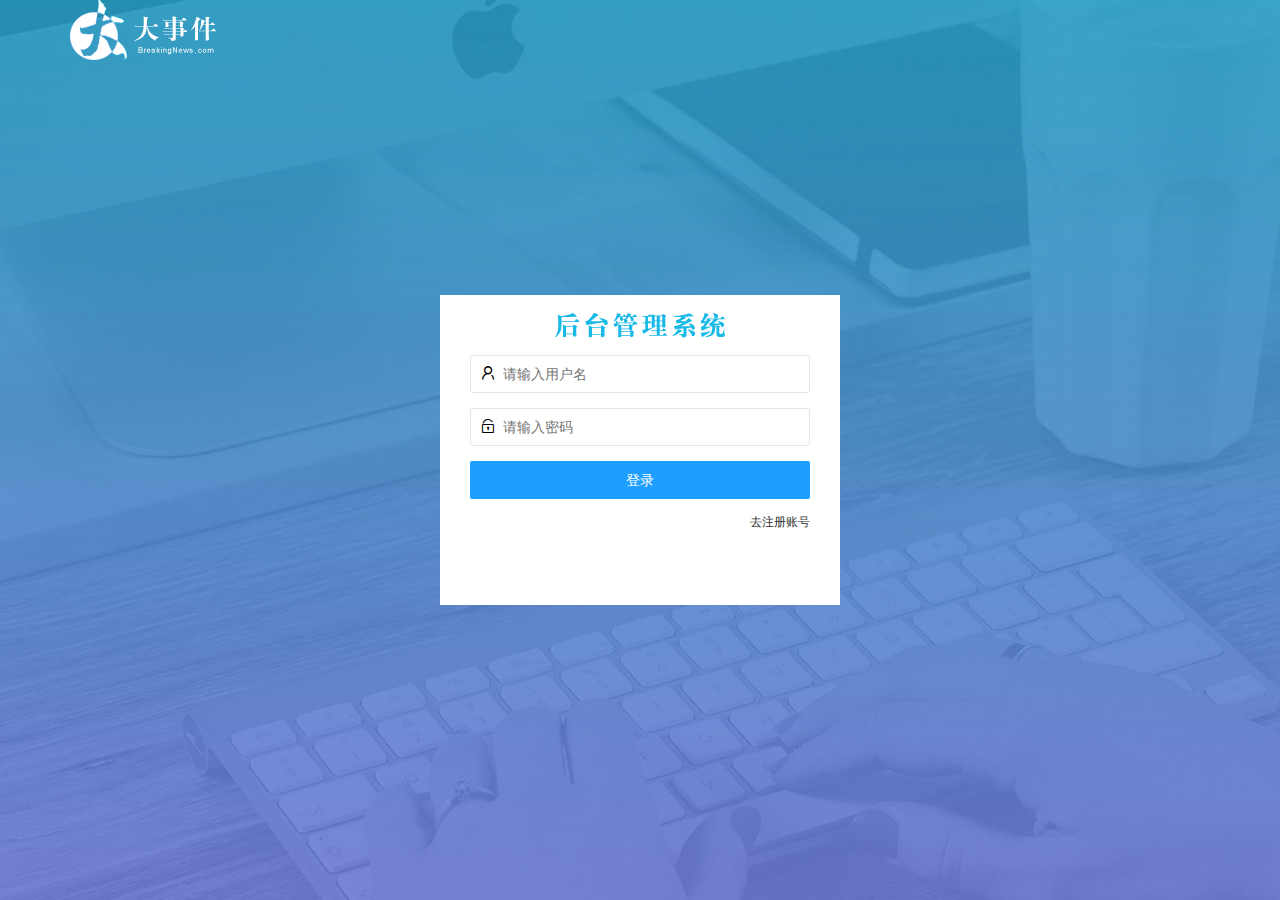
<file: login.html>
<!DOCTYPE html>
<html lang="en">

<head>
    <meta charset="UTF-8" />
    <meta name="viewport" content="width=device-width, initial-scale=1.0" />
    <title>大事件-登录/注册</title>
    <!-- 导入 LayUI 的样式 -->
    <link rel="stylesheet" href="/assets/lib/layui/css/layui.css" />
    <!-- 导入自己的样式表 -->
    <link rel="stylesheet" href="/assets/css/login.css" />
</head>

<body>
    <!-- 头部的 Logo 区域 -->
    <div class="layui-main">
        <img src="/assets/images/logo.png" alt="" />
    </div>

    <!-- 登录注册区域 -->
    <div class="loginAndRegBox">
        <div class="title-box"></div>
        <!-- 登录的div -->
        <div class="login-box">

            <form class="layui-form" id="form_login">
                <!-- 用户名 -->
                <div class="layui-form-item">
                    <i class="layui-icon layui-icon-username"></i>
                    <input type="text" name="username" required lay-verify="required" placeholder="请输入用户名"
                        autocomplete="off" class="layui-input" />
                </div>
                <!-- 密码 -->
                <div class="layui-form-item">
                    <i class="layui-icon layui-icon-password"></i>
                    <input type="password" name="password" required lay-verify="required|pwd" placeholder="请输入密码"
                        autocomplete="off" class="layui-input" />
                </div>
                <!-- 登录按钮 -->
                <div class="layui-form-item">
                    <!-- 注意：表单提交按钮和普通按钮的区别，就是 lay-submit 属性 -->
                    <button class="layui-btn layui-btn-fluid layui-btn-normal" lay-submit>登录</button>
                </div>
                <div class="layui-form-item links">
                    <a href="javascript:;" id="link_reg">去注册账号</a>
                </div>
            </form>

        </div>
        <!-- 注册的div -->
        <div class="reg-box">
            <!-- 注册的表单 -->
            <form class="layui-form" id="form_reg">
                <!-- 用户名 -->
                <div class="layui-form-item">
                    <i class="layui-icon layui-icon-username"></i>
                    <input type="text" name="username" required lay-verify="required" placeholder="请输入用户名"
                        autocomplete="off" class="layui-input" />
                </div>
                <!-- 密码 -->
                <div class="layui-form-item">
                    <i class="layui-icon layui-icon-password"></i>
                    <input type="password" name="password" required lay-verify="required|pwd" placeholder="请输入密码"
                        autocomplete="off" class="layui-input" />
                </div>
                <!-- 密码确认框 -->
                <div class="layui-form-item">
                    <i class="layui-icon layui-icon-password"></i>
                    <input type="password" name="repassword" required lay-verify="required|pwd|repwd"
                        placeholder="再次确认密码" autocomplete="off" class="layui-input" />
                </div>
                <!-- 注册按钮 -->
                <div class="layui-form-item">
                    <!-- 注意：表单提交按钮和普通按钮的区别，就是 lay-submit 属性 -->
                    <button class="layui-btn layui-btn-fluid layui-btn-normal" lay-submit>注册</button>
                </div>
                <div class="layui-form-item links">
                    <a href="javascript:;" id="link_login">去登录</a>
                </div>
            </form>
        </div>
    </div>

</body>

<!-- 导入 Layui 的JS文件 -->
<script src="/assets/lib/layui/layui.all.js"></script>
<!-- 导入 JQuery -->
<script src="/assets/lib/jquery.js"></script>
<!-- 导入自己封装的 baseAPI.js -->
<script src="/assets/js/baseAPI.js"></script>
<!-- 导入自己的 JavaScript 脚本 -->
<script src="/assets/js/login.js"></script>

</html>
</file>
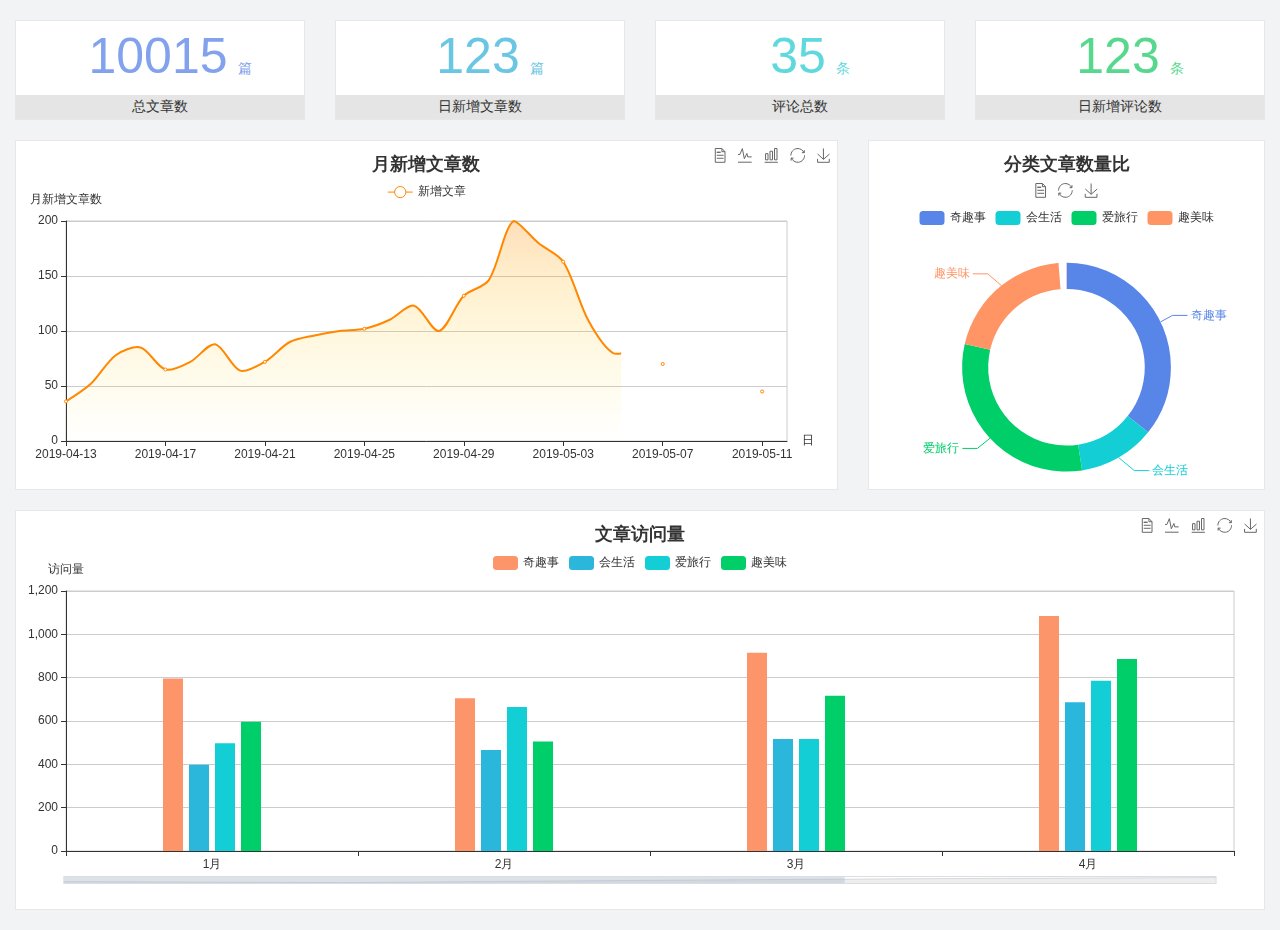
<file: home/dashboard.html>
<!DOCTYPE html>
<html lang="en">

<head>
  <meta charset="UTF-8">
  <meta name="viewport" content="width=device-width, initial-scale=1.0">
  <meta http-equiv="X-UA-Compatible" content="ie=edge">
  <title>图表统计</title>
  <link rel="stylesheet" href="../../assets/lib/bootstrap.css" />
  <link rel="stylesheet" href="../../assets/lib/main.css" />
  <script src="../../assets/lib/jquery.js"></script>
  <script type="text/javascript" src="../../assets/lib/echarts.min.js"></script>
</head>

<body>
  <div class="container-fluid">
    <div class="row spannel_list">
      <div class="col-sm-3 col-xs-6">
        <div class="spannel">
          <em>10015</em><span>篇</span>
          <b>总文章数</b>
        </div>
      </div>
      <div class="col-sm-3 col-xs-6">
        <div class="spannel scolor01">
          <em>123</em><span>篇</span>
          <b>日新增文章数</b>
        </div>
      </div>
      <div class="col-sm-3 col-xs-6">
        <div class="spannel scolor02">
          <em>35</em><span>条</span>
          <b>评论总数</b>
        </div>
      </div>
      <div class="col-sm-3 col-xs-6">
        <div class="spannel scolor03">
          <em>123</em><span>条</span>
          <b>日新增评论数</b>
        </div>
      </div>
    </div>
  </div>

  <div class="container-fluid">
    <div class="row curve-pie">
      <div class="col-lg-8 col-md-8">
        <div class="gragh_pannel" id="curve_show"></div>
      </div>
      <div class="col-lg-4 col-md-4">
        <div class="gragh_pannel" id="pie_show"></div>
      </div>
    </div>
  </div>

  <div class="container-fluid">
    <div class="column_pannel" id="column_show"></div>
  </div>

  <script>
    var oChart = echarts.init(document.getElementById('curve_show'));
    var aList_all = [
      { 'count': 36, 'date': '2019-04-13' },
      { 'count': 52, 'date': '2019-04-14' },
      { 'count': 78, 'date': '2019-04-15' },
      { 'count': 85, 'date': '2019-04-16' },
      { 'count': 65, 'date': '2019-04-17' },
      { 'count': 72, 'date': '2019-04-18' },
      { 'count': 88, 'date': '2019-04-19' },
      { 'count': 64, 'date': '2019-04-20' },
      { 'count': 72, 'date': '2019-04-21' },
      { 'count': 90, 'date': '2019-04-22' },
      { 'count': 96, 'date': '2019-04-23' },
      { 'count': 100, 'date': '2019-04-24' },
      { 'count': 102, 'date': '2019-04-25' },
      { 'count': 110, 'date': '2019-04-26' },
      { 'count': 123, 'date': '2019-04-27' },
      { 'count': 100, 'date': '2019-04-28' },
      { 'count': 132, 'date': '2019-04-29' },
      { 'count': 146, 'date': '2019-04-30' },
      { 'count': 200, 'date': '2019-05-01' },
      { 'count': 180, 'date': '2019-05-02' },
      { 'count': 163, 'date': '2019-05-03' },
      { 'count': 110, 'date': '2019-05-04' },
      { 'count': 80, 'date': '2019-05-05' },
      { 'count': 82, 'date': '2019-05-06' },
      { 'count': 70, 'date': '2019-05-07' },
      { 'count': 65, 'date': '2019-05-08' },
      { 'count': 54, 'date': '2019-05-09' },
      { 'count': 40, 'date': '2019-05-10' },
      { 'count': 45, 'date': '2019-05-11' },
      { 'count': 38, 'date': '2019-05-12' },
    ];

    let aCount = [];
    let aDate = [];

    for (var i = 0; i < aList_all.length; i++) {
      aCount.push(aList_all[i].count);
      aDate.push(aList_all[i].date);
    }

    var chartopt = {
      title: {
        text: '月新增文章数',
        left: 'center',
        top: '10'
      },
      tooltip: {
        trigger: 'axis'
      },
      legend: {
        data: ['新增文章'],
        top: '40'
      },
      toolbox: {
        show: true,
        feature: {
          mark: { show: true },
          dataView: { show: true, readOnly: false },
          magicType: { show: true, type: ['line', 'bar'] },
          restore: { show: true },
          saveAsImage: { show: true }
        }
      },
      calculable: true,
      xAxis: [
        {
          name: '日',
          type: 'category',
          boundaryGap: false,
          data: aDate
        }
      ],
      yAxis: [
        {
          name: '月新增文章数',
          type: 'value'
        }
      ],
      series: [
        {
          name: '新增文章',
          type: 'line',
          smooth: true,
          itemStyle: { normal: { areaStyle: { type: 'default' }, color: '#f80' }, lineStyle: { color: '#f80' } },
          data: aCount
        }],
      areaStyle: {
        normal: {
          color: new echarts.graphic.LinearGradient(0, 0, 0, 1, [{
            offset: 0,
            color: 'rgba(255,136,0,0.39)'
          }, {
            offset: .34,
            color: 'rgba(255,180,0,0.25)'
          }, {
            offset: 1,
            color: 'rgba(255,222,0,0.00)'
          }])

        }
      },
      grid: {
        show: true,
        x: 50,
        x2: 50,
        y: 80,
        height: 220
      }
    };

    oChart.setOption(chartopt);


    var oPie = echarts.init(document.getElementById('pie_show'));
    var oPieopt =
    {
      title: {
        top: 10,
        text: '分类文章数量比',
        x: 'center'
      },
      tooltip: {
        trigger: 'item',
        formatter: "{a} <br/>{b} : {c} ({d}%)"
      },
      color: ['#5885e8', '#13cfd5', '#00ce68', '#ff9565'],
      legend: {
        x: 'center',
        top: 65,
        data: ['奇趣事', '会生活', '爱旅行', '趣美味']
      },
      toolbox: {
        show: true,
        x: 'center',
        top: 35,
        feature: {
          mark: { show: true },
          dataView: { show: true, readOnly: false },
          magicType: {
            show: true,
            type: ['pie', 'funnel'],
            option: {
              funnel: {
                x: '25%',
                width: '50%',
                funnelAlign: 'left',
                max: 1548
              }
            }
          },
          restore: { show: true },
          saveAsImage: { show: true }
        }
      },
      calculable: true,
      series: [
        {
          name: '访问来源',
          type: 'pie',
          radius: ['45%', '60%'],
          center: ['50%', '65%'],
          data: [
            { value: 300, name: '奇趣事' },
            { value: 100, name: '会生活' },
            { value: 260, name: '爱旅行' },
            { value: 180, name: '趣美味' }
          ]
        }
      ]
    };
    oPie.setOption(oPieopt);



    var oColumn = this.echarts.init(document.getElementById('column_show'));
    var oColumnopt =
    {
      title: {
        text: '文章访问量',
        left: 'center',
        top: '10'
      },
      tooltip: {
        trigger: 'axis'
      },
      legend: {
        data: ['奇趣事', '会生活', '爱旅行', '趣美味'],
        top: '40'
      },
      toolbox: {
        show: true,
        feature: {
          mark: { show: true },
          dataView: { show: true, readOnly: false },
          magicType: { show: true, type: ['line', 'bar'] },
          restore: { show: true },
          saveAsImage: { show: true }
        }
      },
      calculable: true,
      xAxis: [
        {
          type: 'category',
          data: ['1月', '2月', '3月', '4月', '5月']
        }
      ],
      yAxis: [
        {
          name: '访问量',
          type: 'value'
        }
      ],
      series: [
        {
          name: '奇趣事',
          type: 'bar',
          barWidth: 20,
          itemStyle: {
            normal: { areaStyle: { type: 'default' }, color: '#fd956a' }
          },
          data: [800, 708, 920, 1090, 1200]
        },
        {
          name: '会生活',
          type: 'bar',
          barWidth: 20,
          itemStyle: {
            normal: { areaStyle: { type: 'default' }, color: '#2bb6db' }
          },
          data: [400, 468, 520, 690, 800]
        },
        {
          name: '爱旅行',
          type: 'bar',
          barWidth: 20,
          itemStyle: {
            normal: { areaStyle: { type: 'default' }, color: '#13cfd5' }
          },
          data: [500, 668, 520, 790, 900]
        },
        {
          name: '趣美味',
          type: 'bar',
          barWidth: 20,
          itemStyle: {
            normal: { areaStyle: { type: 'default' }, color: '#00ce68' }
          },
          data: [600, 508, 720, 890, 1000]
        }
      ],
      grid: {
        show: true,
        x: 50,
        x2: 30,
        y: 80,
        height: 260
      },
      dataZoom: [//给x轴设置滚动条
        {
          start: 0,//默认为0
          end: 100 - 1000 / 31,//默认为100
          type: 'slider',
          show: true,
          xAxisIndex: [0],
          handleSize: 0,//滑动条的 左右2个滑动条的大小
          height: 8,//组件高度
          left: 45, //左边的距离
          right: 50,//右边的距离
          bottom: 26,//右边的距离
          handleColor: '#ddd',//h滑动图标的颜色
          handleStyle: {
            borderColor: "#cacaca",
            borderWidth: "1",
            shadowBlur: 2,
            background: "#ddd",
            shadowColor: "#ddd",
          }
        }]
    };
    oColumn.setOption(oColumnopt);
  </script>
</body>

</html>
</file>
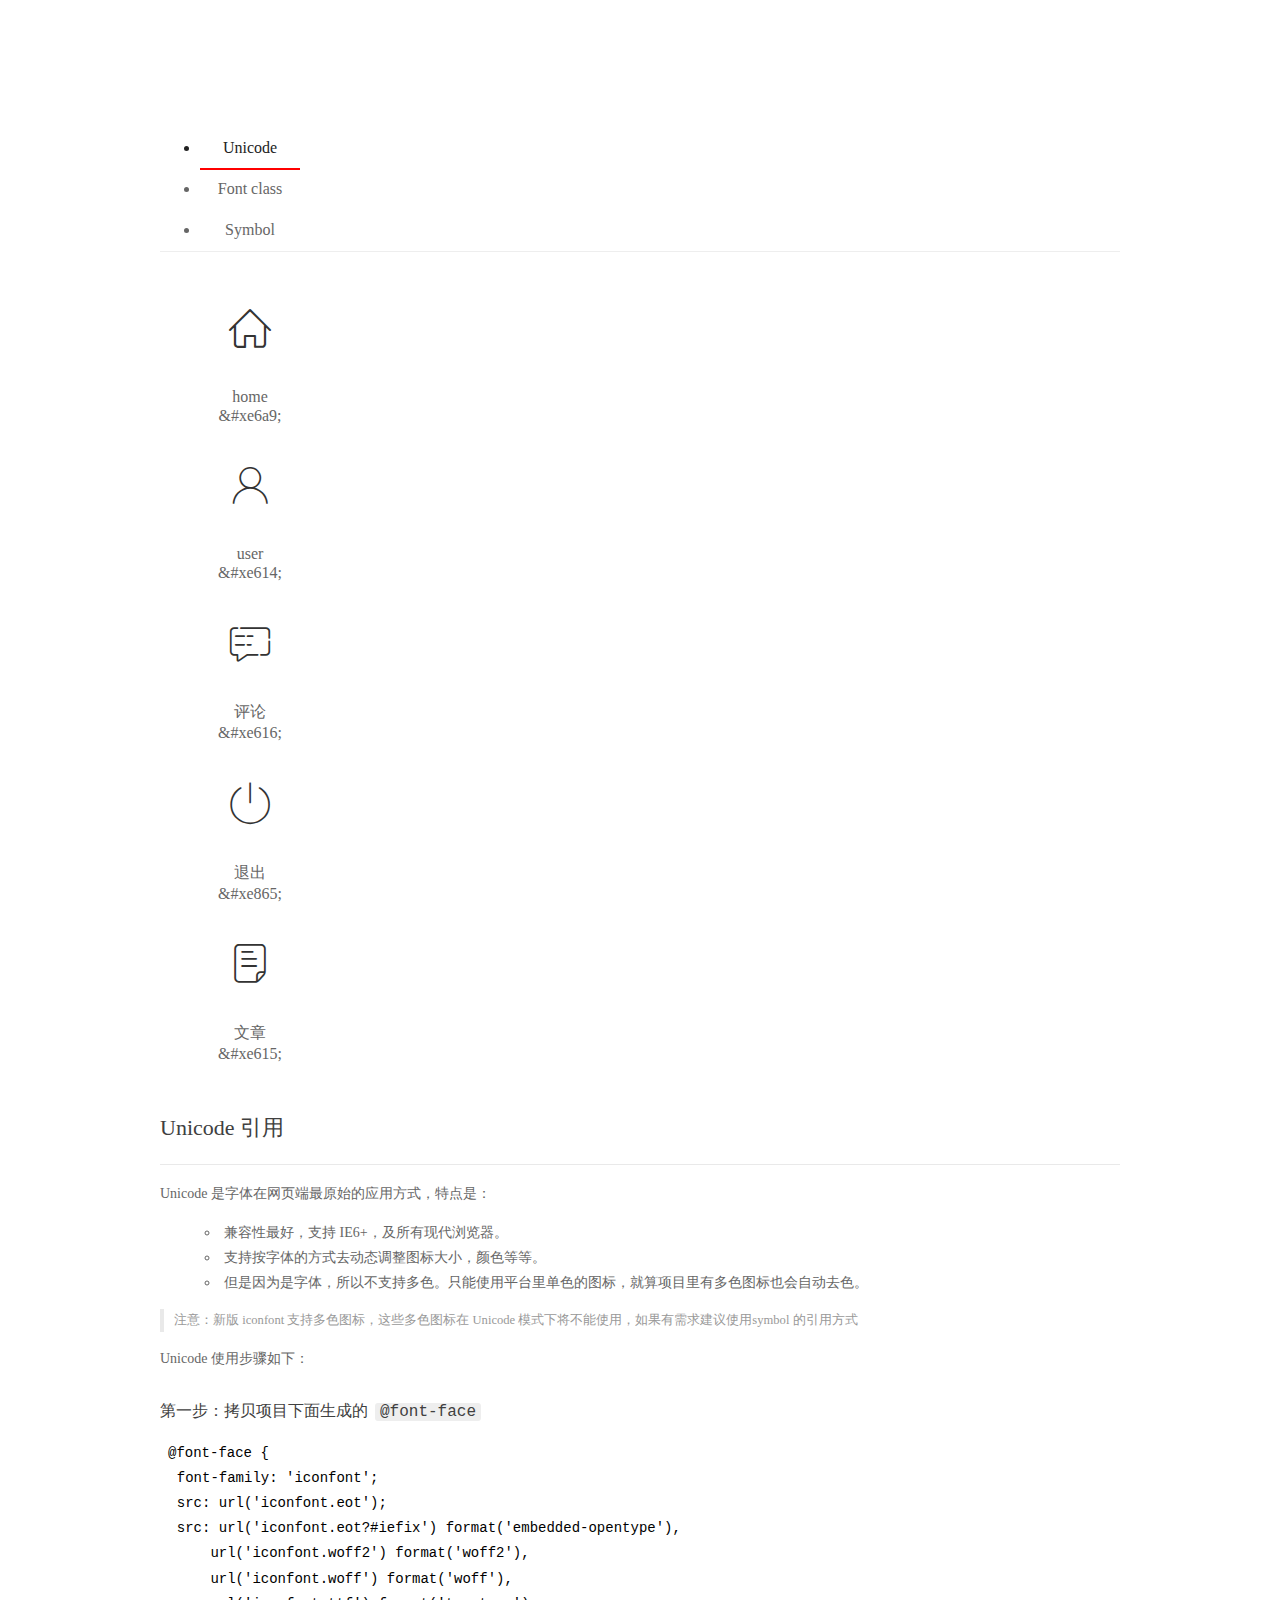
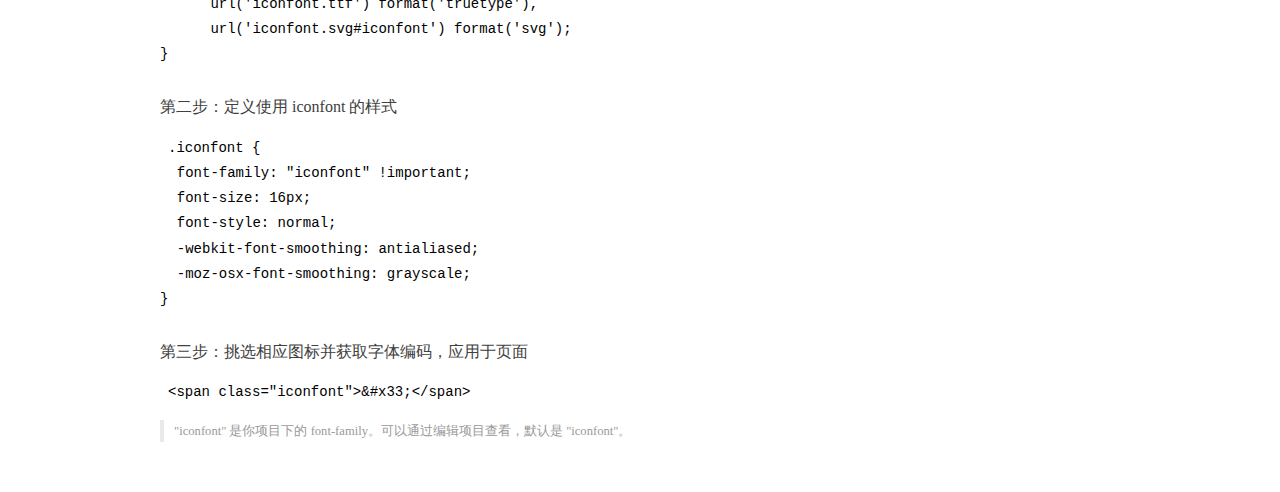
<file: assets/fonts/demo_index.html>
<!DOCTYPE html>
<html>
<head>
  <meta charset="utf-8"/>
  <title>IconFont Demo</title>
  <link rel="shortcut icon" href="https://gtms04.alicdn.com/tps/i4/TB1_oz6GVXXXXaFXpXXJDFnIXXX-64-64.ico" type="image/x-icon"/>
  <link rel="stylesheet" href="https://g.alicdn.com/thx/cube/1.3.2/cube.min.css">
  <link rel="stylesheet" href="demo.css">
  <link rel="stylesheet" href="iconfont.css">
  <script src="iconfont.js"></script>
  <!-- jQuery -->
  <script src="https://a1.alicdn.com/oss/uploads/2018/12/26/7bfddb60-08e8-11e9-9b04-53e73bb6408b.js"></script>
  <!-- 代码高亮 -->
  <script src="https://a1.alicdn.com/oss/uploads/2018/12/26/a3f714d0-08e6-11e9-8a15-ebf944d7534c.js"></script>
</head>
<body>
  <div class="main">
    <h1 class="logo"><a href="https://www.iconfont.cn/" title="iconfont 首页" target="_blank">&#xe86b;</a></h1>
    <div class="nav-tabs">
      <ul id="tabs" class="dib-box">
        <li class="dib active"><span>Unicode</span></li>
        <li class="dib"><span>Font class</span></li>
        <li class="dib"><span>Symbol</span></li>
      </ul>
      
    </div>
    <div class="tab-container">
      <div class="content unicode" style="display: block;">
          <ul class="icon_lists dib-box">
          
            <li class="dib">
              <span class="icon iconfont">&#xe6a9;</span>
                <div class="name">home</div>
                <div class="code-name">&amp;#xe6a9;</div>
              </li>
          
            <li class="dib">
              <span class="icon iconfont">&#xe614;</span>
                <div class="name">user</div>
                <div class="code-name">&amp;#xe614;</div>
              </li>
          
            <li class="dib">
              <span class="icon iconfont">&#xe616;</span>
                <div class="name">评论</div>
                <div class="code-name">&amp;#xe616;</div>
              </li>
          
            <li class="dib">
              <span class="icon iconfont">&#xe865;</span>
                <div class="name">退出</div>
                <div class="code-name">&amp;#xe865;</div>
              </li>
          
            <li class="dib">
              <span class="icon iconfont">&#xe615;</span>
                <div class="name">文章</div>
                <div class="code-name">&amp;#xe615;</div>
              </li>
          
          </ul>
          <div class="article markdown">
          <h2 id="unicode-">Unicode 引用</h2>
          <hr>

          <p>Unicode 是字体在网页端最原始的应用方式，特点是：</p>
          <ul>
            <li>兼容性最好，支持 IE6+，及所有现代浏览器。</li>
            <li>支持按字体的方式去动态调整图标大小，颜色等等。</li>
            <li>但是因为是字体，所以不支持多色。只能使用平台里单色的图标，就算项目里有多色图标也会自动去色。</li>
          </ul>
          <blockquote>
            <p>注意：新版 iconfont 支持多色图标，这些多色图标在 Unicode 模式下将不能使用，如果有需求建议使用symbol 的引用方式</p>
          </blockquote>
          <p>Unicode 使用步骤如下：</p>
          <h3 id="-font-face">第一步：拷贝项目下面生成的 <code>@font-face</code></h3>
<pre><code class="language-css"
>@font-face {
  font-family: 'iconfont';
  src: url('iconfont.eot');
  src: url('iconfont.eot?#iefix') format('embedded-opentype'),
      url('iconfont.woff2') format('woff2'),
      url('iconfont.woff') format('woff'),
      url('iconfont.ttf') format('truetype'),
      url('iconfont.svg#iconfont') format('svg');
}
</code></pre>
          <h3 id="-iconfont-">第二步：定义使用 iconfont 的样式</h3>
<pre><code class="language-css"
>.iconfont {
  font-family: "iconfont" !important;
  font-size: 16px;
  font-style: normal;
  -webkit-font-smoothing: antialiased;
  -moz-osx-font-smoothing: grayscale;
}
</code></pre>
          <h3 id="-">第三步：挑选相应图标并获取字体编码，应用于页面</h3>
<pre>
<code class="language-html"
>&lt;span class="iconfont"&gt;&amp;#x33;&lt;/span&gt;
</code></pre>
          <blockquote>
            <p>"iconfont" 是你项目下的 font-family。可以通过编辑项目查看，默认是 "iconfont"。</p>
          </blockquote>
          </div>
      </div>
      <div class="content font-class">
        <ul class="icon_lists dib-box">
          
          <li class="dib">
            <span class="icon iconfont icon-home"></span>
            <div class="name">
              home
            </div>
            <div class="code-name">.icon-home
            </div>
          </li>
          
          <li class="dib">
            <span class="icon iconfont icon-user"></span>
            <div class="name">
              user
            </div>
            <div class="code-name">.icon-user
            </div>
          </li>
          
          <li class="dib">
            <span class="icon iconfont icon-pinglun"></span>
            <div class="name">
              评论
            </div>
            <div class="code-name">.icon-pinglun
            </div>
          </li>
          
          <li class="dib">
            <span class="icon iconfont icon-tuichu"></span>
            <div class="name">
              退出
            </div>
            <div class="code-name">.icon-tuichu
            </div>
          </li>
          
          <li class="dib">
            <span class="icon iconfont icon-16"></span>
            <div class="name">
              文章
            </div>
            <div class="code-name">.icon-16
            </div>
          </li>
          
        </ul>
        <div class="article markdown">
        <h2 id="font-class-">font-class 引用</h2>
        <hr>

        <p>font-class 是 Unicode 使用方式的一种变种，主要是解决 Unicode 书写不直观，语意不明确的问题。</p>
        <p>与 Unicode 使用方式相比，具有如下特点：</p>
        <ul>
          <li>兼容性良好，支持 IE8+，及所有现代浏览器。</li>
          <li>相比于 Unicode 语意明确，书写更直观。可以很容易分辨这个 icon 是什么。</li>
          <li>因为使用 class 来定义图标，所以当要替换图标时，只需要修改 class 里面的 Unicode 引用。</li>
          <li>不过因为本质上还是使用的字体，所以多色图标还是不支持的。</li>
        </ul>
        <p>使用步骤如下：</p>
        <h3 id="-fontclass-">第一步：引入项目下面生成的 fontclass 代码：</h3>
<pre><code class="language-html">&lt;link rel="stylesheet" href="./iconfont.css"&gt;
</code></pre>
        <h3 id="-">第二步：挑选相应图标并获取类名，应用于页面：</h3>
<pre><code class="language-html">&lt;span class="iconfont icon-xxx"&gt;&lt;/span&gt;
</code></pre>
        <blockquote>
          <p>"
            iconfont" 是你项目下的 font-family。可以通过编辑项目查看，默认是 "iconfont"。</p>
        </blockquote>
      </div>
      </div>
      <div class="content symbol">
          <ul class="icon_lists dib-box">
          
            <li class="dib">
                <svg class="icon svg-icon" aria-hidden="true">
                  <use xlink:href="#icon-home"></use>
                </svg>
                <div class="name">home</div>
                <div class="code-name">#icon-home</div>
            </li>
          
            <li class="dib">
                <svg class="icon svg-icon" aria-hidden="true">
                  <use xlink:href="#icon-user"></use>
                </svg>
                <div class="name">user</div>
                <div class="code-name">#icon-user</div>
            </li>
          
            <li class="dib">
                <svg class="icon svg-icon" aria-hidden="true">
                  <use xlink:href="#icon-pinglun"></use>
                </svg>
                <div class="name">评论</div>
                <div class="code-name">#icon-pinglun</div>
            </li>
          
            <li class="dib">
                <svg class="icon svg-icon" aria-hidden="true">
                  <use xlink:href="#icon-tuichu"></use>
                </svg>
                <div class="name">退出</div>
                <div class="code-name">#icon-tuichu</div>
            </li>
          
            <li class="dib">
                <svg class="icon svg-icon" aria-hidden="true">
                  <use xlink:href="#icon-16"></use>
                </svg>
                <div class="name">文章</div>
                <div class="code-name">#icon-16</div>
            </li>
          
          </ul>
          <div class="article markdown">
          <h2 id="symbol-">Symbol 引用</h2>
          <hr>

          <p>这是一种全新的使用方式，应该说这才是未来的主流，也是平台目前推荐的用法。相关介绍可以参考这篇<a href="">文章</a>
            这种用法其实是做了一个 SVG 的集合，与另外两种相比具有如下特点：</p>
          <ul>
            <li>支持多色图标了，不再受单色限制。</li>
            <li>通过一些技巧，支持像字体那样，通过 <code>font-size</code>, <code>color</code> 来调整样式。</li>
            <li>兼容性较差，支持 IE9+，及现代浏览器。</li>
            <li>浏览器渲染 SVG 的性能一般，还不如 png。</li>
          </ul>
          <p>使用步骤如下：</p>
          <h3 id="-symbol-">第一步：引入项目下面生成的 symbol 代码：</h3>
<pre><code class="language-html">&lt;script src="./iconfont.js"&gt;&lt;/script&gt;
</code></pre>
          <h3 id="-css-">第二步：加入通用 CSS 代码（引入一次就行）：</h3>
<pre><code class="language-html">&lt;style&gt;
.icon {
  width: 1em;
  height: 1em;
  vertical-align: -0.15em;
  fill: currentColor;
  overflow: hidden;
}
&lt;/style&gt;
</code></pre>
          <h3 id="-">第三步：挑选相应图标并获取类名，应用于页面：</h3>
<pre><code class="language-html">&lt;svg class="icon" aria-hidden="true"&gt;
  &lt;use xlink:href="#icon-xxx"&gt;&lt;/use&gt;
&lt;/svg&gt;
</code></pre>
          </div>
      </div>

    </div>
  </div>
  <script>
  $(document).ready(function () {
      $('.tab-container .content:first').show()

      $('#tabs li').click(function (e) {
        var tabContent = $('.tab-container .content')
        var index = $(this).index()

        if ($(this).hasClass('active')) {
          return
        } else {
          $('#tabs li').removeClass('active')
          $(this).addClass('active')

          tabContent.hide().eq(index).fadeIn()
        }
      })
    })
  </script>
</body>
</html>
</file>
<file: assets/lib/layui/css/layui.css>
/** layui-v2.5.5 MIT License By https://www.layui.com */
 .layui-inline,img{display:inline-block;vertical-align:middle}h1,h2,h3,h4,h5,h6{font-weight:400}.layui-edge,.layui-header,.layui-inline,.layui-main{position:relative}.layui-body,.layui-edge,.layui-elip{overflow:hidden}.layui-btn,.layui-edge,.layui-inline,img{vertical-align:middle}.layui-btn,.layui-disabled,.layui-icon,.layui-unselect{-moz-user-select:none;-webkit-user-select:none;-ms-user-select:none}.layui-elip,.layui-form-checkbox span,.layui-form-pane .layui-form-label{text-overflow:ellipsis;white-space:nowrap}.layui-breadcrumb,.layui-tree-btnGroup{visibility:hidden}blockquote,body,button,dd,div,dl,dt,form,h1,h2,h3,h4,h5,h6,input,li,ol,p,pre,td,textarea,th,ul{margin:0;padding:0;-webkit-tap-highlight-color:rgba(0,0,0,0)}a:active,a:hover{outline:0}img{border:none}li{list-style:none}table{border-collapse:collapse;border-spacing:0}h4,h5,h6{font-size:100%}button,input,optgroup,option,select,textarea{font-family:inherit;font-size:inherit;font-style:inherit;font-weight:inherit;outline:0}pre{white-space:pre-wrap;white-space:-moz-pre-wrap;white-space:-pre-wrap;white-space:-o-pre-wrap;word-wrap:break-word}body{line-height:24px;font:14px Helvetica Neue,Helvetica,PingFang SC,Tahoma,Arial,sans-serif}hr{height:1px;margin:10px 0;border:0;clear:both}a{color:#333;text-decoration:none}a:hover{color:#777}a cite{font-style:normal;*cursor:pointer}.layui-border-box,.layui-border-box *{box-sizing:border-box}.layui-box,.layui-box *{box-sizing:content-box}.layui-clear{clear:both;*zoom:1}.layui-clear:after{content:'\20';clear:both;*zoom:1;display:block;height:0}.layui-inline{*display:inline;*zoom:1}.layui-edge{display:inline-block;width:0;height:0;border-width:6px;border-style:dashed;border-color:transparent}.layui-edge-top{top:-4px;border-bottom-color:#999;border-bottom-style:solid}.layui-edge-right{border-left-color:#999;border-left-style:solid}.layui-edge-bottom{top:2px;border-top-color:#999;border-top-style:solid}.layui-edge-left{border-right-color:#999;border-right-style:solid}.layui-disabled,.layui-disabled:hover{color:#d2d2d2!important;cursor:not-allowed!important}.layui-circle{border-radius:100%}.layui-show{display:block!important}.layui-hide{display:none!important}@font-face{font-family:layui-icon;src:url(../font/iconfont.eot?v=250);src:url(../font/iconfont.eot?v=250#iefix) format('embedded-opentype'),url(../font/iconfont.woff2?v=250) format('woff2'),url(../font/iconfont.woff?v=250) format('woff'),url(../font/iconfont.ttf?v=250) format('truetype'),url(../font/iconfont.svg?v=250#layui-icon) format('svg')}.layui-icon{font-family:layui-icon!important;font-size:16px;font-style:normal;-webkit-font-smoothing:antialiased;-moz-osx-font-smoothing:grayscale}.layui-icon-reply-fill:before{content:"\e611"}.layui-icon-set-fill:before{content:"\e614"}.layui-icon-menu-fill:before{content:"\e60f"}.layui-icon-search:before{content:"\e615"}.layui-icon-share:before{content:"\e641"}.layui-icon-set-sm:before{content:"\e620"}.layui-icon-engine:before{content:"\e628"}.layui-icon-close:before{content:"\1006"}.layui-icon-close-fill:before{content:"\1007"}.layui-icon-chart-screen:before{content:"\e629"}.layui-icon-star:before{content:"\e600"}.layui-icon-circle-dot:before{content:"\e617"}.layui-icon-chat:before{content:"\e606"}.layui-icon-release:before{content:"\e609"}.layui-icon-list:before{content:"\e60a"}.layui-icon-chart:before{content:"\e62c"}.layui-icon-ok-circle:before{content:"\1005"}.layui-icon-layim-theme:before{content:"\e61b"}.layui-icon-table:before{content:"\e62d"}.layui-icon-right:before{content:"\e602"}.layui-icon-left:before{content:"\e603"}.layui-icon-cart-simple:before{content:"\e698"}.layui-icon-face-cry:before{content:"\e69c"}.layui-icon-face-smile:before{content:"\e6af"}.layui-icon-survey:before{content:"\e6b2"}.layui-icon-tree:before{content:"\e62e"}.layui-icon-upload-circle:before{content:"\e62f"}.layui-icon-add-circle:before{content:"\e61f"}.layui-icon-download-circle:before{content:"\e601"}.layui-icon-templeate-1:before{content:"\e630"}.layui-icon-util:before{content:"\e631"}.layui-icon-face-surprised:before{content:"\e664"}.layui-icon-edit:before{content:"\e642"}.layui-icon-speaker:before{content:"\e645"}.layui-icon-down:before{content:"\e61a"}.layui-icon-file:before{content:"\e621"}.layui-icon-layouts:before{content:"\e632"}.layui-icon-rate-half:before{content:"\e6c9"}.layui-icon-add-circle-fine:before{content:"\e608"}.layui-icon-prev-circle:before{content:"\e633"}.layui-icon-read:before{content:"\e705"}.layui-icon-404:before{content:"\e61c"}.layui-icon-carousel:before{content:"\e634"}.layui-icon-help:before{content:"\e607"}.layui-icon-code-circle:before{content:"\e635"}.layui-icon-water:before{content:"\e636"}.layui-icon-username:before{content:"\e66f"}.layui-icon-find-fill:before{content:"\e670"}.layui-icon-about:before{content:"\e60b"}.layui-icon-location:before{content:"\e715"}.layui-icon-up:before{content:"\e619"}.layui-icon-pause:before{content:"\e651"}.layui-icon-date:before{content:"\e637"}.layui-icon-layim-uploadfile:before{content:"\e61d"}.layui-icon-delete:before{content:"\e640"}.layui-icon-play:before{content:"\e652"}.layui-icon-top:before{content:"\e604"}.layui-icon-friends:before{content:"\e612"}.layui-icon-refresh-3:before{content:"\e9aa"}.layui-icon-ok:before{content:"\e605"}.layui-icon-layer:before{content:"\e638"}.layui-icon-face-smile-fine:before{content:"\e60c"}.layui-icon-dollar:before{content:"\e659"}.layui-icon-group:before{content:"\e613"}.layui-icon-layim-download:before{content:"\e61e"}.layui-icon-picture-fine:before{content:"\e60d"}.layui-icon-link:before{content:"\e64c"}.layui-icon-diamond:before{content:"\e735"}.layui-icon-log:before{content:"\e60e"}.layui-icon-rate-solid:before{content:"\e67a"}.layui-icon-fonts-del:before{content:"\e64f"}.layui-icon-unlink:before{content:"\e64d"}.layui-icon-fonts-clear:before{content:"\e639"}.layui-icon-triangle-r:before{content:"\e623"}.layui-icon-circle:before{content:"\e63f"}.layui-icon-radio:before{content:"\e643"}.layui-icon-align-center:before{content:"\e647"}.layui-icon-align-right:before{content:"\e648"}.layui-icon-align-left:before{content:"\e649"}.layui-icon-loading-1:before{content:"\e63e"}.layui-icon-return:before{content:"\e65c"}.layui-icon-fonts-strong:before{content:"\e62b"}.layui-icon-upload:before{content:"\e67c"}.layui-icon-dialogue:before{content:"\e63a"}.layui-icon-video:before{content:"\e6ed"}.layui-icon-headset:before{content:"\e6fc"}.layui-icon-cellphone-fine:before{content:"\e63b"}.layui-icon-add-1:before{content:"\e654"}.layui-icon-face-smile-b:before{content:"\e650"}.layui-icon-fonts-html:before{content:"\e64b"}.layui-icon-form:before{content:"\e63c"}.layui-icon-cart:before{content:"\e657"}.layui-icon-camera-fill:before{content:"\e65d"}.layui-icon-tabs:before{content:"\e62a"}.layui-icon-fonts-code:before{content:"\e64e"}.layui-icon-fire:before{content:"\e756"}.layui-icon-set:before{content:"\e716"}.layui-icon-fonts-u:before{content:"\e646"}.layui-icon-triangle-d:before{content:"\e625"}.layui-icon-tips:before{content:"\e702"}.layui-icon-picture:before{content:"\e64a"}.layui-icon-more-vertical:before{content:"\e671"}.layui-icon-flag:before{content:"\e66c"}.layui-icon-loading:before{content:"\e63d"}.layui-icon-fonts-i:before{content:"\e644"}.layui-icon-refresh-1:before{content:"\e666"}.layui-icon-rmb:before{content:"\e65e"}.layui-icon-home:before{content:"\e68e"}.layui-icon-user:before{content:"\e770"}.layui-icon-notice:before{content:"\e667"}.layui-icon-login-weibo:before{content:"\e675"}.layui-icon-voice:before{content:"\e688"}.layui-icon-upload-drag:before{content:"\e681"}.layui-icon-login-qq:before{content:"\e676"}.layui-icon-snowflake:before{content:"\e6b1"}.layui-icon-file-b:before{content:"\e655"}.layui-icon-template:before{content:"\e663"}.layui-icon-auz:before{content:"\e672"}.layui-icon-console:before{content:"\e665"}.layui-icon-app:before{content:"\e653"}.layui-icon-prev:before{content:"\e65a"}.layui-icon-website:before{content:"\e7ae"}.layui-icon-next:before{content:"\e65b"}.layui-icon-component:before{content:"\e857"}.layui-icon-more:before{content:"\e65f"}.layui-icon-login-wechat:before{content:"\e677"}.layui-icon-shrink-right:before{content:"\e668"}.layui-icon-spread-left:before{content:"\e66b"}.layui-icon-camera:before{content:"\e660"}.layui-icon-note:before{content:"\e66e"}.layui-icon-refresh:before{content:"\e669"}.layui-icon-female:before{content:"\e661"}.layui-icon-male:before{content:"\e662"}.layui-icon-password:before{content:"\e673"}.layui-icon-senior:before{content:"\e674"}.layui-icon-theme:before{content:"\e66a"}.layui-icon-tread:before{content:"\e6c5"}.layui-icon-praise:before{content:"\e6c6"}.layui-icon-star-fill:before{content:"\e658"}.layui-icon-rate:before{content:"\e67b"}.layui-icon-template-1:before{content:"\e656"}.layui-icon-vercode:before{content:"\e679"}.layui-icon-cellphone:before{content:"\e678"}.layui-icon-screen-full:before{content:"\e622"}.layui-icon-screen-restore:before{content:"\e758"}.layui-icon-cols:before{content:"\e610"}.layui-icon-export:before{content:"\e67d"}.layui-icon-print:before{content:"\e66d"}.layui-icon-slider:before{content:"\e714"}.layui-icon-addition:before{content:"\e624"}.layui-icon-subtraction:before{content:"\e67e"}.layui-icon-service:before{content:"\e626"}.layui-icon-transfer:before{content:"\e691"}.layui-main{width:1140px;margin:0 auto}.layui-header{z-index:1000;height:60px}.layui-header a:hover{transition:all .5s;-webkit-transition:all .5s}.layui-side{position:fixed;left:0;top:0;bottom:0;z-index:999;width:200px;overflow-x:hidden}.layui-side-scroll{position:relative;width:220px;height:100%;overflow-x:hidden}.layui-body{position:absolute;left:200px;right:0;top:0;bottom:0;z-index:998;width:auto;overflow-y:auto;box-sizing:border-box}.layui-layout-body{overflow:hidden}.layui-layout-admin .layui-header{background-color:#23262E}.layui-layout-admin .layui-side{top:60px;width:200px;overflow-x:hidden}.layui-layout-admin .layui-body{position:fixed;top:60px;bottom:44px}.layui-layout-admin .layui-main{width:auto;margin:0 15px}.layui-layout-admin .layui-footer{position:fixed;left:200px;right:0;bottom:0;height:44px;line-height:44px;padding:0 15px;background-color:#eee}.layui-layout-admin .layui-logo{position:absolute;left:0;top:0;width:200px;height:100%;line-height:60px;text-align:center;color:#009688;font-size:16px}.layui-layout-admin .layui-header .layui-nav{background:0 0}.layui-layout-left{position:absolute!important;left:200px;top:0}.layui-layout-right{position:absolute!important;right:0;top:0}.layui-container{position:relative;margin:0 auto;padding:0 15px;box-sizing:border-box}.layui-fluid{position:relative;margin:0 auto;padding:0 15px}.layui-row:after,.layui-row:before{content:'';display:block;clear:both}.layui-col-lg1,.layui-col-lg10,.layui-col-lg11,.layui-col-lg12,.layui-col-lg2,.layui-col-lg3,.layui-col-lg4,.layui-col-lg5,.layui-col-lg6,.layui-col-lg7,.layui-col-lg8,.layui-col-lg9,.layui-col-md1,.layui-col-md10,.layui-col-md11,.layui-col-md12,.layui-col-md2,.layui-col-md3,.layui-col-md4,.layui-col-md5,.layui-col-md6,.layui-col-md7,.layui-col-md8,.layui-col-md9,.layui-col-sm1,.layui-col-sm10,.layui-col-sm11,.layui-col-sm12,.layui-col-sm2,.layui-col-sm3,.layui-col-sm4,.layui-col-sm5,.layui-col-sm6,.layui-col-sm7,.layui-col-sm8,.layui-col-sm9,.layui-col-xs1,.layui-col-xs10,.layui-col-xs11,.layui-col-xs12,.layui-col-xs2,.layui-col-xs3,.layui-col-xs4,.layui-col-xs5,.layui-col-xs6,.layui-col-xs7,.layui-col-xs8,.layui-col-xs9{position:relative;display:block;box-sizing:border-box}.layui-col-xs1,.layui-col-xs10,.layui-col-xs11,.layui-col-xs12,.layui-col-xs2,.layui-col-xs3,.layui-col-xs4,.layui-col-xs5,.layui-col-xs6,.layui-col-xs7,.layui-col-xs8,.layui-col-xs9{float:left}.layui-col-xs1{width:8.33333333%}.layui-col-xs2{width:16.66666667%}.layui-col-xs3{width:25%}.layui-col-xs4{width:33.33333333%}.layui-col-xs5{width:41.66666667%}.layui-col-xs6{width:50%}.layui-col-xs7{width:58.33333333%}.layui-col-xs8{width:66.66666667%}.layui-col-xs9{width:75%}.layui-col-xs10{width:83.33333333%}.layui-col-xs11{width:91.66666667%}.layui-col-xs12{width:100%}.layui-col-xs-offset1{margin-left:8.33333333%}.layui-col-xs-offset2{margin-left:16.66666667%}.layui-col-xs-offset3{margin-left:25%}.layui-col-xs-offset4{margin-left:33.33333333%}.layui-col-xs-offset5{margin-left:41.66666667%}.layui-col-xs-offset6{margin-left:50%}.layui-col-xs-offset7{margin-left:58.33333333%}.layui-col-xs-offset8{margin-left:66.66666667%}.layui-col-xs-offset9{margin-left:75%}.layui-col-xs-offset10{margin-left:83.33333333%}.layui-col-xs-offset11{margin-left:91.66666667%}.layui-col-xs-offset12{margin-left:100%}@media screen and (max-width:768px){.layui-hide-xs{display:none!important}.layui-show-xs-block{display:block!important}.layui-show-xs-inline{display:inline!important}.layui-show-xs-inline-block{display:inline-block!important}}@media screen and (min-width:768px){.layui-container{width:750px}.layui-hide-sm{display:none!important}.layui-show-sm-block{display:block!important}.layui-show-sm-inline{display:inline!important}.layui-show-sm-inline-block{display:inline-block!important}.layui-col-sm1,.layui-col-sm10,.layui-col-sm11,.layui-col-sm12,.layui-col-sm2,.layui-col-sm3,.layui-col-sm4,.layui-col-sm5,.layui-col-sm6,.layui-col-sm7,.layui-col-sm8,.layui-col-sm9{float:left}.layui-col-sm1{width:8.33333333%}.layui-col-sm2{width:16.66666667%}.layui-col-sm3{width:25%}.layui-col-sm4{width:33.33333333%}.layui-col-sm5{width:41.66666667%}.layui-col-sm6{width:50%}.layui-col-sm7{width:58.33333333%}.layui-col-sm8{width:66.66666667%}.layui-col-sm9{width:75%}.layui-col-sm10{width:83.33333333%}.layui-col-sm11{width:91.66666667%}.layui-col-sm12{width:100%}.layui-col-sm-offset1{margin-left:8.33333333%}.layui-col-sm-offset2{margin-left:16.66666667%}.layui-col-sm-offset3{margin-left:25%}.layui-col-sm-offset4{margin-left:33.33333333%}.layui-col-sm-offset5{margin-left:41.66666667%}.layui-col-sm-offset6{margin-left:50%}.layui-col-sm-offset7{margin-left:58.33333333%}.layui-col-sm-offset8{margin-left:66.66666667%}.layui-col-sm-offset9{margin-left:75%}.layui-col-sm-offset10{margin-left:83.33333333%}.layui-col-sm-offset11{margin-left:91.66666667%}.layui-col-sm-offset12{margin-left:100%}}@media screen and (min-width:992px){.layui-container{width:970px}.layui-hide-md{display:none!important}.layui-show-md-block{display:block!important}.layui-show-md-inline{display:inline!important}.layui-show-md-inline-block{display:inline-block!important}.layui-col-md1,.layui-col-md10,.layui-col-md11,.layui-col-md12,.layui-col-md2,.layui-col-md3,.layui-col-md4,.layui-col-md5,.layui-col-md6,.layui-col-md7,.layui-col-md8,.layui-col-md9{float:left}.layui-col-md1{width:8.33333333%}.layui-col-md2{width:16.66666667%}.layui-col-md3{width:25%}.layui-col-md4{width:33.33333333%}.layui-col-md5{width:41.66666667%}.layui-col-md6{width:50%}.layui-col-md7{width:58.33333333%}.layui-col-md8{width:66.66666667%}.layui-col-md9{width:75%}.layui-col-md10{width:83.33333333%}.layui-col-md11{width:91.66666667%}.layui-col-md12{width:100%}.layui-col-md-offset1{margin-left:8.33333333%}.layui-col-md-offset2{margin-left:16.66666667%}.layui-col-md-offset3{margin-left:25%}.layui-col-md-offset4{margin-left:33.33333333%}.layui-col-md-offset5{margin-left:41.66666667%}.layui-col-md-offset6{margin-left:50%}.layui-col-md-offset7{margin-left:58.33333333%}.layui-col-md-offset8{margin-left:66.66666667%}.layui-col-md-offset9{margin-left:75%}.layui-col-md-offset10{margin-left:83.33333333%}.layui-col-md-offset11{margin-left:91.66666667%}.layui-col-md-offset12{margin-left:100%}}@media screen and (min-width:1200px){.layui-container{width:1170px}.layui-hide-lg{display:none!important}.layui-show-lg-block{display:block!important}.layui-show-lg-inline{display:inline!important}.layui-show-lg-inline-block{display:inline-block!important}.layui-col-lg1,.layui-col-lg10,.layui-col-lg11,.layui-col-lg12,.layui-col-lg2,.layui-col-lg3,.layui-col-lg4,.layui-col-lg5,.layui-col-lg6,.layui-col-lg7,.layui-col-lg8,.layui-col-lg9{float:left}.layui-col-lg1{width:8.33333333%}.layui-col-lg2{width:16.66666667%}.layui-col-lg3{width:25%}.layui-col-lg4{width:33.33333333%}.layui-col-lg5{width:41.66666667%}.layui-col-lg6{width:50%}.layui-col-lg7{width:58.33333333%}.layui-col-lg8{width:66.66666667%}.layui-col-lg9{width:75%}.layui-col-lg10{width:83.33333333%}.layui-col-lg11{width:91.66666667%}.layui-col-lg12{width:100%}.layui-col-lg-offset1{margin-left:8.33333333%}.layui-col-lg-offset2{margin-left:16.66666667%}.layui-col-lg-offset3{margin-left:25%}.layui-col-lg-offset4{margin-left:33.33333333%}.layui-col-lg-offset5{margin-left:41.66666667%}.layui-col-lg-offset6{margin-left:50%}.layui-col-lg-offset7{margin-left:58.33333333%}.layui-col-lg-offset8{margin-left:66.66666667%}.layui-col-lg-offset9{margin-left:75%}.layui-col-lg-offset10{margin-left:83.33333333%}.layui-col-lg-offset11{margin-left:91.66666667%}.layui-col-lg-offset12{margin-left:100%}}.layui-col-space1{margin:-.5px}.layui-col-space1>*{padding:.5px}.layui-col-space3{margin:-1.5px}.layui-col-space3>*{padding:1.5px}.layui-col-space5{margin:-2.5px}.layui-col-space5>*{padding:2.5px}.layui-col-space8{margin:-3.5px}.layui-col-space8>*{padding:3.5px}.layui-col-space10{margin:-5px}.layui-col-space10>*{padding:5px}.layui-col-space12{margin:-6px}.layui-col-space12>*{padding:6px}.layui-col-space15{margin:-7.5px}.layui-col-space15>*{padding:7.5px}.layui-col-space18{margin:-9px}.layui-col-space18>*{padding:9px}.layui-col-space20{margin:-10px}.layui-col-space20>*{padding:10px}.layui-col-space22{margin:-11px}.layui-col-space22>*{padding:11px}.layui-col-space25{margin:-12.5px}.layui-col-space25>*{padding:12.5px}.layui-col-space30{margin:-15px}.layui-col-space30>*{padding:15px}.layui-btn,.layui-input,.layui-select,.layui-textarea,.layui-upload-button{outline:0;-webkit-appearance:none;transition:all .3s;-webkit-transition:all .3s;box-sizing:border-box}.layui-elem-quote{margin-bottom:10px;padding:15px;line-height:22px;border-left:5px solid #009688;border-radius:0 2px 2px 0;background-color:#f2f2f2}.layui-quote-nm{border-style:solid;border-width:1px 1px 1px 5px;background:0 0}.layui-elem-field{margin-bottom:10px;padding:0;border-width:1px;border-style:solid}.layui-elem-field legend{margin-left:20px;padding:0 10px;font-size:20px;font-weight:300}.layui-field-title{margin:10px 0 20px;border-width:1px 0 0}.layui-field-box{padding:10px 15px}.layui-field-title .layui-field-box{padding:10px 0}.layui-progress{position:relative;height:6px;border-radius:20px;background-color:#e2e2e2}.layui-progress-bar{position:absolute;left:0;top:0;width:0;max-width:100%;height:6px;border-radius:20px;text-align:right;background-color:#5FB878;transition:all .3s;-webkit-transition:all .3s}.layui-progress-big,.layui-progress-big .layui-progress-bar{height:18px;line-height:18px}.layui-progress-text{position:relative;top:-20px;line-height:18px;font-size:12px;color:#666}.layui-progress-big .layui-progress-text{position:static;padding:0 10px;color:#fff}.layui-collapse{border-width:1px;border-style:solid;border-radius:2px}.layui-colla-content,.layui-colla-item{border-top-width:1px;border-top-style:solid}.layui-colla-item:first-child{border-top:none}.layui-colla-title{position:relative;height:42px;line-height:42px;padding:0 15px 0 35px;color:#333;background-color:#f2f2f2;cursor:pointer;font-size:14px;overflow:hidden}.layui-colla-content{display:none;padding:10px 15px;line-height:22px;color:#666}.layui-colla-icon{position:absolute;left:15px;top:0;font-size:14px}.layui-card{margin-bottom:15px;border-radius:2px;background-color:#fff;box-shadow:0 1px 2px 0 rgba(0,0,0,.05)}.layui-card:last-child{margin-bottom:0}.layui-card-header{position:relative;height:42px;line-height:42px;padding:0 15px;border-bottom:1px solid #f6f6f6;color:#333;border-radius:2px 2px 0 0;font-size:14px}.layui-bg-black,.layui-bg-blue,.layui-bg-cyan,.layui-bg-green,.layui-bg-orange,.layui-bg-red{color:#fff!important}.layui-card-body{position:relative;padding:10px 15px;line-height:24px}.layui-card-body[pad15]{padding:15px}.layui-card-body[pad20]{padding:20px}.layui-card-body .layui-table{margin:5px 0}.layui-card .layui-tab{margin:0}.layui-panel-window{position:relative;padding:15px;border-radius:0;border-top:5px solid #E6E6E6;background-color:#fff}.layui-auxiliar-moving{position:fixed;left:0;right:0;top:0;bottom:0;width:100%;height:100%;background:0 0;z-index:9999999999}.layui-form-label,.layui-form-mid,.layui-form-select,.layui-input-block,.layui-input-inline,.layui-textarea{position:relative}.layui-bg-red{background-color:#FF5722!important}.layui-bg-orange{background-color:#FFB800!important}.layui-bg-green{background-color:#009688!important}.layui-bg-cyan{background-color:#2F4056!important}.layui-bg-blue{background-color:#1E9FFF!important}.layui-bg-black{background-color:#393D49!important}.layui-bg-gray{background-color:#eee!important;color:#666!important}.layui-badge-rim,.layui-colla-content,.layui-colla-item,.layui-collapse,.layui-elem-field,.layui-form-pane .layui-form-item[pane],.layui-form-pane .layui-form-label,.layui-input,.layui-layedit,.layui-layedit-tool,.layui-quote-nm,.layui-select,.layui-tab-bar,.layui-tab-card,.layui-tab-title,.layui-tab-title .layui-this:after,.layui-textarea{border-color:#e6e6e6}.layui-timeline-item:before,hr{background-color:#e6e6e6}.layui-text{line-height:22px;font-size:14px;color:#666}.layui-text h1,.layui-text h2,.layui-text h3{font-weight:500;color:#333}.layui-text h1{font-size:30px}.layui-text h2{font-size:24px}.layui-text h3{font-size:18px}.layui-text a:not(.layui-btn){color:#01AAED}.layui-text a:not(.layui-btn):hover{text-decoration:underline}.layui-text ul{padding:5px 0 5px 15px}.layui-text ul li{margin-top:5px;list-style-type:disc}.layui-text em,.layui-word-aux{color:#999!important;padding:0 5px!important}.layui-btn{display:inline-block;height:38px;line-height:38px;padding:0 18px;background-color:#009688;color:#fff;white-space:nowrap;text-align:center;font-size:14px;border:none;border-radius:2px;cursor:pointer}.layui-btn:hover{opacity:.8;filter:alpha(opacity=80);color:#fff}.layui-btn:active{opacity:1;filter:alpha(opacity=100)}.layui-btn+.layui-btn{margin-left:10px}.layui-btn-container{font-size:0}.layui-btn-container .layui-btn{margin-right:10px;margin-bottom:10px}.layui-btn-container .layui-btn+.layui-btn{margin-left:0}.layui-table .layui-btn-container .layui-btn{margin-bottom:9px}.layui-btn-radius{border-radius:100px}.layui-btn .layui-icon{margin-right:3px;font-size:18px;vertical-align:bottom;vertical-align:middle\9}.layui-btn-primary{border:1px solid #C9C9C9;background-color:#fff;color:#555}.layui-btn-primary:hover{border-color:#009688;color:#333}.layui-btn-normal{background-color:#1E9FFF}.layui-btn-warm{background-color:#FFB800}.layui-btn-danger{background-color:#FF5722}.layui-btn-checked{background-color:#5FB878}.layui-btn-disabled,.layui-btn-disabled:active,.layui-btn-disabled:hover{border:1px solid #e6e6e6;background-color:#FBFBFB;color:#C9C9C9;cursor:not-allowed;opacity:1}.layui-btn-lg{height:44px;line-height:44px;padding:0 25px;font-size:16px}.layui-btn-sm{height:30px;line-height:30px;padding:0 10px;font-size:12px}.layui-btn-sm i{font-size:16px!important}.layui-btn-xs{height:22px;line-height:22px;padding:0 5px;font-size:12px}.layui-btn-xs i{font-size:14px!important}.layui-btn-group{display:inline-block;vertical-align:middle;font-size:0}.layui-btn-group .layui-btn{margin-left:0!important;margin-right:0!important;border-left:1px solid rgba(255,255,255,.5);border-radius:0}.layui-btn-group .layui-btn-primary{border-left:none}.layui-btn-group .layui-btn-primary:hover{border-color:#C9C9C9;color:#009688}.layui-btn-group .layui-btn:first-child{border-left:none;border-radius:2px 0 0 2px}.layui-btn-group .layui-btn-primary:first-child{border-left:1px solid #c9c9c9}.layui-btn-group .layui-btn:last-child{border-radius:0 2px 2px 0}.layui-btn-group .layui-btn+.layui-btn{margin-left:0}.layui-btn-group+.layui-btn-group{margin-left:10px}.layui-btn-fluid{width:100%}.layui-input,.layui-select,.layui-textarea{height:38px;line-height:1.3;line-height:38px\9;border-width:1px;border-style:solid;background-color:#fff;border-radius:2px}.layui-input::-webkit-input-placeholder,.layui-select::-webkit-input-placeholder,.layui-textarea::-webkit-input-placeholder{line-height:1.3}.layui-input,.layui-textarea{display:block;width:100%;padding-left:10px}.layui-input:hover,.layui-textarea:hover{border-color:#D2D2D2!important}.layui-input:focus,.layui-textarea:focus{border-color:#C9C9C9!important}.layui-textarea{min-height:100px;height:auto;line-height:20px;padding:6px 10px;resize:vertical}.layui-select{padding:0 10px}.layui-form input[type=checkbox],.layui-form input[type=radio],.layui-form select{display:none}.layui-form [lay-ignore]{display:initial}.layui-form-item{margin-bottom:15px;clear:both;*zoom:1}.layui-form-item:after{content:'\20';clear:both;*zoom:1;display:block;height:0}.layui-form-label{float:left;display:block;padding:9px 15px;width:80px;font-weight:400;line-height:20px;text-align:right}.layui-form-label-col{display:block;float:none;padding:9px 0;line-height:20px;text-align:left}.layui-form-item .layui-inline{margin-bottom:5px;margin-right:10px}.layui-input-block{margin-left:110px;min-height:36px}.layui-input-inline{display:inline-block;vertical-align:middle}.layui-form-item .layui-input-inline{float:left;width:190px;margin-right:10px}.layui-form-text .layui-input-inline{width:auto}.layui-form-mid{float:left;display:block;padding:9px 0!important;line-height:20px;margin-right:10px}.layui-form-danger+.layui-form-select .layui-input,.layui-form-danger:focus{border-color:#FF5722!important}.layui-form-select .layui-input{padding-right:30px;cursor:pointer}.layui-form-select .layui-edge{position:absolute;right:10px;top:50%;margin-top:-3px;cursor:pointer;border-width:6px;border-top-color:#c2c2c2;border-top-style:solid;transition:all .3s;-webkit-transition:all .3s}.layui-form-select dl{display:none;position:absolute;left:0;top:42px;padding:5px 0;z-index:899;min-width:100%;border:1px solid #d2d2d2;max-height:300px;overflow-y:auto;background-color:#fff;border-radius:2px;box-shadow:0 2px 4px rgba(0,0,0,.12);box-sizing:border-box}.layui-form-select dl dd,.layui-form-select dl dt{padding:0 10px;line-height:36px;white-space:nowrap;overflow:hidden;text-overflow:ellipsis}.layui-form-select dl dt{font-size:12px;color:#999}.layui-form-select dl dd{cursor:pointer}.layui-form-select dl dd:hover{background-color:#f2f2f2;-webkit-transition:.5s all;transition:.5s all}.layui-form-select .layui-select-group dd{padding-left:20px}.layui-form-select dl dd.layui-select-tips{padding-left:10px!important;color:#999}.layui-form-select dl dd.layui-this{background-color:#5FB878;color:#fff}.layui-form-checkbox,.layui-form-select dl dd.layui-disabled{background-color:#fff}.layui-form-selected dl{display:block}.layui-form-checkbox,.layui-form-checkbox *,.layui-form-switch{display:inline-block;vertical-align:middle}.layui-form-selected .layui-edge{margin-top:-9px;-webkit-transform:rotate(180deg);transform:rotate(180deg);margin-top:-3px\9}:root .layui-form-selected .layui-edge{margin-top:-9px\0/IE9}.layui-form-selectup dl{top:auto;bottom:42px}.layui-select-none{margin:5px 0;text-align:center;color:#999}.layui-select-disabled .layui-disabled{border-color:#eee!important}.layui-select-disabled .layui-edge{border-top-color:#d2d2d2}.layui-form-checkbox{position:relative;height:30px;line-height:30px;margin-right:10px;padding-right:30px;cursor:pointer;font-size:0;-webkit-transition:.1s linear;transition:.1s linear;box-sizing:border-box}.layui-form-checkbox span{padding:0 10px;height:100%;font-size:14px;border-radius:2px 0 0 2px;background-color:#d2d2d2;color:#fff;overflow:hidden}.layui-form-checkbox:hover span{background-color:#c2c2c2}.layui-form-checkbox i{position:absolute;right:0;top:0;width:30px;height:28px;border:1px solid #d2d2d2;border-left:none;border-radius:0 2px 2px 0;color:#fff;font-size:20px;text-align:center}.layui-form-checkbox:hover i{border-color:#c2c2c2;color:#c2c2c2}.layui-form-checked,.layui-form-checked:hover{border-color:#5FB878}.layui-form-checked span,.layui-form-checked:hover span{background-color:#5FB878}.layui-form-checked i,.layui-form-checked:hover i{color:#5FB878}.layui-form-item .layui-form-checkbox{margin-top:4px}.layui-form-checkbox[lay-skin=primary]{height:auto!important;line-height:normal!important;min-width:18px;min-height:18px;border:none!important;margin-right:0;padding-left:28px;padding-right:0;background:0 0}.layui-form-checkbox[lay-skin=primary] span{padding-left:0;padding-right:15px;line-height:18px;background:0 0;color:#666}.layui-form-checkbox[lay-skin=primary] i{right:auto;left:0;width:16px;height:16px;line-height:16px;border:1px solid #d2d2d2;font-size:12px;border-radius:2px;background-color:#fff;-webkit-transition:.1s linear;transition:.1s linear}.layui-form-checkbox[lay-skin=primary]:hover i{border-color:#5FB878;color:#fff}.layui-form-checked[lay-skin=primary] i{border-color:#5FB878!important;background-color:#5FB878;color:#fff}.layui-checkbox-disbaled[lay-skin=primary] span{background:0 0!important;color:#c2c2c2}.layui-checkbox-disbaled[lay-skin=primary]:hover i{border-color:#d2d2d2}.layui-form-item .layui-form-checkbox[lay-skin=primary]{margin-top:10px}.layui-form-switch{position:relative;height:22px;line-height:22px;min-width:35px;padding:0 5px;margin-top:8px;border:1px solid #d2d2d2;border-radius:20px;cursor:pointer;background-color:#fff;-webkit-transition:.1s linear;transition:.1s linear}.layui-form-switch i{position:absolute;left:5px;top:3px;width:16px;height:16px;border-radius:20px;background-color:#d2d2d2;-webkit-transition:.1s linear;transition:.1s linear}.layui-form-switch em{position:relative;top:0;width:25px;margin-left:21px;padding:0!important;text-align:center!important;color:#999!important;font-style:normal!important;font-size:12px}.layui-form-onswitch{border-color:#5FB878;background-color:#5FB878}.layui-checkbox-disbaled,.layui-checkbox-disbaled i{border-color:#e2e2e2!important}.layui-form-onswitch i{left:100%;margin-left:-21px;background-color:#fff}.layui-form-onswitch em{margin-left:5px;margin-right:21px;color:#fff!important}.layui-checkbox-disbaled span{background-color:#e2e2e2!important}.layui-checkbox-disbaled:hover i{color:#fff!important}[lay-radio]{display:none}.layui-form-radio,.layui-form-radio *{display:inline-block;vertical-align:middle}.layui-form-radio{line-height:28px;margin:6px 10px 0 0;padding-right:10px;cursor:pointer;font-size:0}.layui-form-radio *{font-size:14px}.layui-form-radio>i{margin-right:8px;font-size:22px;color:#c2c2c2}.layui-form-radio>i:hover,.layui-form-radioed>i{color:#5FB878}.layui-radio-disbaled>i{color:#e2e2e2!important}.layui-form-pane .layui-form-label{width:110px;padding:8px 15px;height:38px;line-height:20px;border-width:1px;border-style:solid;border-radius:2px 0 0 2px;text-align:center;background-color:#FBFBFB;overflow:hidden;box-sizing:border-box}.layui-form-pane .layui-input-inline{margin-left:-1px}.layui-form-pane .layui-input-block{margin-left:110px;left:-1px}.layui-form-pane .layui-input{border-radius:0 2px 2px 0}.layui-form-pane .layui-form-text .layui-form-label{float:none;width:100%;border-radius:2px;box-sizing:border-box;text-align:left}.layui-form-pane .layui-form-text .layui-input-inline{display:block;margin:0;top:-1px;clear:both}.layui-form-pane .layui-form-text .layui-input-block{margin:0;left:0;top:-1px}.layui-form-pane .layui-form-text .layui-textarea{min-height:100px;border-radius:0 0 2px 2px}.layui-form-pane .layui-form-checkbox{margin:4px 0 4px 10px}.layui-form-pane .layui-form-radio,.layui-form-pane .layui-form-switch{margin-top:6px;margin-left:10px}.layui-form-pane .layui-form-item[pane]{position:relative;border-width:1px;border-style:solid}.layui-form-pane .layui-form-item[pane] .layui-form-label{position:absolute;left:0;top:0;height:100%;border-width:0 1px 0 0}.layui-form-pane .layui-form-item[pane] .layui-input-inline{margin-left:110px}@media screen and (max-width:450px){.layui-form-item .layui-form-label{text-overflow:ellipsis;overflow:hidden;white-space:nowrap}.layui-form-item .layui-inline{display:block;margin-right:0;margin-bottom:20px;clear:both}.layui-form-item .layui-inline:after{content:'\20';clear:both;display:block;height:0}.layui-form-item .layui-input-inline{display:block;float:none;left:-3px;width:auto;margin:0 0 10px 112px}.layui-form-item .layui-input-inline+.layui-form-mid{margin-left:110px;top:-5px;padding:0}.layui-form-item .layui-form-checkbox{margin-right:5px;margin-bottom:5px}}.layui-layedit{border-width:1px;border-style:solid;border-radius:2px}.layui-layedit-tool{padding:3px 5px;border-bottom-width:1px;border-bottom-style:solid;font-size:0}.layedit-tool-fixed{position:fixed;top:0;border-top:1px solid #e2e2e2}.layui-layedit-tool .layedit-tool-mid,.layui-layedit-tool .layui-icon{display:inline-block;vertical-align:middle;text-align:center;font-size:14px}.layui-layedit-tool .layui-icon{position:relative;width:32px;height:30px;line-height:30px;margin:3px 5px;color:#777;cursor:pointer;border-radius:2px}.layui-layedit-tool .layui-icon:hover{color:#393D49}.layui-layedit-tool .layui-icon:active{color:#000}.layui-layedit-tool .layedit-tool-active{background-color:#e2e2e2;color:#000}.layui-layedit-tool .layui-disabled,.layui-layedit-tool .layui-disabled:hover{color:#d2d2d2;cursor:not-allowed}.layui-layedit-tool .layedit-tool-mid{width:1px;height:18px;margin:0 10px;background-color:#d2d2d2}.layedit-tool-html{width:50px!important;font-size:30px!important}.layedit-tool-b,.layedit-tool-code,.layedit-tool-help{font-size:16px!important}.layedit-tool-d,.layedit-tool-face,.layedit-tool-image,.layedit-tool-unlink{font-size:18px!important}.layedit-tool-image input{position:absolute;font-size:0;left:0;top:0;width:100%;height:100%;opacity:.01;filter:Alpha(opacity=1);cursor:pointer}.layui-layedit-iframe iframe{display:block;width:100%}#LAY_layedit_code{overflow:hidden}.layui-laypage{display:inline-block;*display:inline;*zoom:1;vertical-align:middle;margin:10px 0;font-size:0}.layui-laypage>a:first-child,.layui-laypage>a:first-child em{border-radius:2px 0 0 2px}.layui-laypage>a:last-child,.layui-laypage>a:last-child em{border-radius:0 2px 2px 0}.layui-laypage>:first-child{margin-left:0!important}.layui-laypage>:last-child{margin-right:0!important}.layui-laypage a,.layui-laypage button,.layui-laypage input,.layui-laypage select,.layui-laypage span{border:1px solid #e2e2e2}.layui-laypage a,.layui-laypage span{display:inline-block;*display:inline;*zoom:1;vertical-align:middle;padding:0 15px;height:28px;line-height:28px;margin:0 -1px 5px 0;background-color:#fff;color:#333;font-size:12px}.layui-flow-more a *,.layui-laypage input,.layui-table-view select[lay-ignore]{display:inline-block}.layui-laypage a:hover{color:#009688}.layui-laypage em{font-style:normal}.layui-laypage .layui-laypage-spr{color:#999;font-weight:700}.layui-laypage a{text-decoration:none}.layui-laypage .layui-laypage-curr{position:relative}.layui-laypage .layui-laypage-curr em{position:relative;color:#fff}.layui-laypage .layui-laypage-curr .layui-laypage-em{position:absolute;left:-1px;top:-1px;padding:1px;width:100%;height:100%;background-color:#009688}.layui-laypage-em{border-radius:2px}.layui-laypage-next em,.layui-laypage-prev em{font-family:Sim sun;font-size:16px}.layui-laypage .layui-laypage-count,.layui-laypage .layui-laypage-limits,.layui-laypage .layui-laypage-refresh,.layui-laypage .layui-laypage-skip{margin-left:10px;margin-right:10px;padding:0;border:none}.layui-laypage .layui-laypage-limits,.layui-laypage .layui-laypage-refresh{vertical-align:top}.layui-laypage .layui-laypage-refresh i{font-size:18px;cursor:pointer}.layui-laypage select{height:22px;padding:3px;border-radius:2px;cursor:pointer}.layui-laypage .layui-laypage-skip{height:30px;line-height:30px;color:#999}.layui-laypage button,.layui-laypage input{height:30px;line-height:30px;border-radius:2px;vertical-align:top;background-color:#fff;box-sizing:border-box}.layui-laypage input{width:40px;margin:0 10px;padding:0 3px;text-align:center}.layui-laypage input:focus,.layui-laypage select:focus{border-color:#009688!important}.layui-laypage button{margin-left:10px;padding:0 10px;cursor:pointer}.layui-table,.layui-table-view{margin:10px 0}.layui-flow-more{margin:10px 0;text-align:center;color:#999;font-size:14px}.layui-flow-more a{height:32px;line-height:32px}.layui-flow-more a *{vertical-align:top}.layui-flow-more a cite{padding:0 20px;border-radius:3px;background-color:#eee;color:#333;font-style:normal}.layui-flow-more a cite:hover{opacity:.8}.layui-flow-more a i{font-size:30px;color:#737383}.layui-table{width:100%;background-color:#fff;color:#666}.layui-table tr{transition:all .3s;-webkit-transition:all .3s}.layui-table th{text-align:left;font-weight:400}.layui-table tbody tr:hover,.layui-table thead tr,.layui-table-click,.layui-table-header,.layui-table-hover,.layui-table-mend,.layui-table-patch,.layui-table-tool,.layui-table-total,.layui-table-total tr,.layui-table[lay-even] tr:nth-child(even){background-color:#f2f2f2}.layui-table td,.layui-table th,.layui-table-col-set,.layui-table-fixed-r,.layui-table-grid-down,.layui-table-header,.layui-table-page,.layui-table-tips-main,.layui-table-tool,.layui-table-total,.layui-table-view,.layui-table[lay-skin=line],.layui-table[lay-skin=row]{border-width:1px;border-style:solid;border-color:#e6e6e6}.layui-table td,.layui-table th{position:relative;padding:9px 15px;min-height:20px;line-height:20px;font-size:14px}.layui-table[lay-skin=line] td,.layui-table[lay-skin=line] th{border-width:0 0 1px}.layui-table[lay-skin=row] td,.layui-table[lay-skin=row] th{border-width:0 1px 0 0}.layui-table[lay-skin=nob] td,.layui-table[lay-skin=nob] th{border:none}.layui-table img{max-width:100px}.layui-table[lay-size=lg] td,.layui-table[lay-size=lg] th{padding:15px 30px}.layui-table-view .layui-table[lay-size=lg] .layui-table-cell{height:40px;line-height:40px}.layui-table[lay-size=sm] td,.layui-table[lay-size=sm] th{font-size:12px;padding:5px 10px}.layui-table-view .layui-table[lay-size=sm] .layui-table-cell{height:20px;line-height:20px}.layui-table[lay-data]{display:none}.layui-table-box{position:relative;overflow:hidden}.layui-table-view .layui-table{position:relative;width:auto;margin:0}.layui-table-view .layui-table[lay-skin=line]{border-width:0 1px 0 0}.layui-table-view .layui-table[lay-skin=row]{border-width:0 0 1px}.layui-table-view .layui-table td,.layui-table-view .layui-table th{padding:5px 0;border-top:none;border-left:none}.layui-table-view .layui-table th.layui-unselect .layui-table-cell span{cursor:pointer}.layui-table-view .layui-table td{cursor:default}.layui-table-view .layui-table td[data-edit=text]{cursor:text}.layui-table-view .layui-form-checkbox[lay-skin=primary] i{width:18px;height:18px}.layui-table-view .layui-form-radio{line-height:0;padding:0}.layui-table-view .layui-form-radio>i{margin:0;font-size:20px}.layui-table-init{position:absolute;left:0;top:0;width:100%;height:100%;text-align:center;z-index:110}.layui-table-init .layui-icon{position:absolute;left:50%;top:50%;margin:-15px 0 0 -15px;font-size:30px;color:#c2c2c2}.layui-table-header{border-width:0 0 1px;overflow:hidden}.layui-table-header .layui-table{margin-bottom:-1px}.layui-table-tool .layui-inline[lay-event]{position:relative;width:26px;height:26px;padding:5px;line-height:16px;margin-right:10px;text-align:center;color:#333;border:1px solid #ccc;cursor:pointer;-webkit-transition:.5s all;transition:.5s all}.layui-table-tool .layui-inline[lay-event]:hover{border:1px solid #999}.layui-table-tool-temp{padding-right:120px}.layui-table-tool-self{position:absolute;right:17px;top:10px}.layui-table-tool .layui-table-tool-self .layui-inline[lay-event]{margin:0 0 0 10px}.layui-table-tool-panel{position:absolute;top:29px;left:-1px;padding:5px 0;min-width:150px;min-height:40px;border:1px solid #d2d2d2;text-align:left;overflow-y:auto;background-color:#fff;box-shadow:0 2px 4px rgba(0,0,0,.12)}.layui-table-cell,.layui-table-tool-panel li{overflow:hidden;text-overflow:ellipsis;white-space:nowrap}.layui-table-tool-panel li{padding:0 10px;line-height:30px;-webkit-transition:.5s all;transition:.5s all}.layui-table-tool-panel li .layui-form-checkbox[lay-skin=primary]{width:100%;padding-left:28px}.layui-table-tool-panel li:hover{background-color:#f2f2f2}.layui-table-tool-panel li .layui-form-checkbox[lay-skin=primary] i{position:absolute;left:0;top:0}.layui-table-tool-panel li .layui-form-checkbox[lay-skin=primary] span{padding:0}.layui-table-tool .layui-table-tool-self .layui-table-tool-panel{left:auto;right:-1px}.layui-table-col-set{position:absolute;right:0;top:0;width:20px;height:100%;border-width:0 0 0 1px;background-color:#fff}.layui-table-sort{width:10px;height:20px;margin-left:5px;cursor:pointer!important}.layui-table-sort .layui-edge{position:absolute;left:5px;border-width:5px}.layui-table-sort .layui-table-sort-asc{top:3px;border-top:none;border-bottom-style:solid;border-bottom-color:#b2b2b2}.layui-table-sort .layui-table-sort-asc:hover{border-bottom-color:#666}.layui-table-sort .layui-table-sort-desc{bottom:5px;border-bottom:none;border-top-style:solid;border-top-color:#b2b2b2}.layui-table-sort .layui-table-sort-desc:hover{border-top-color:#666}.layui-table-sort[lay-sort=asc] .layui-table-sort-asc{border-bottom-color:#000}.layui-table-sort[lay-sort=desc] .layui-table-sort-desc{border-top-color:#000}.layui-table-cell{height:28px;line-height:28px;padding:0 15px;position:relative;box-sizing:border-box}.layui-table-cell .layui-form-checkbox[lay-skin=primary]{top:-1px;padding:0}.layui-table-cell .layui-table-link{color:#01AAED}.laytable-cell-checkbox,.laytable-cell-numbers,.laytable-cell-radio,.laytable-cell-space{padding:0;text-align:center}.layui-table-body{position:relative;overflow:auto;margin-right:-1px;margin-bottom:-1px}.layui-table-body .layui-none{line-height:26px;padding:15px;text-align:center;color:#999}.layui-table-fixed{position:absolute;left:0;top:0;z-index:101}.layui-table-fixed .layui-table-body{overflow:hidden}.layui-table-fixed-l{box-shadow:0 -1px 8px rgba(0,0,0,.08)}.layui-table-fixed-r{left:auto;right:-1px;border-width:0 0 0 1px;box-shadow:-1px 0 8px rgba(0,0,0,.08)}.layui-table-fixed-r .layui-table-header{position:relative;overflow:visible}.layui-table-mend{position:absolute;right:-49px;top:0;height:100%;width:50px}.layui-table-tool{position:relative;z-index:890;width:100%;min-height:50px;line-height:30px;padding:10px 15px;border-width:0 0 1px}.layui-table-tool .layui-btn-container{margin-bottom:-10px}.layui-table-page,.layui-table-total{border-width:1px 0 0;margin-bottom:-1px;overflow:hidden}.layui-table-page{position:relative;width:100%;padding:7px 7px 0;height:41px;font-size:12px;white-space:nowrap}.layui-table-page>div{height:26px}.layui-table-page .layui-laypage{margin:0}.layui-table-page .layui-laypage a,.layui-table-page .layui-laypage span{height:26px;line-height:26px;margin-bottom:10px;border:none;background:0 0}.layui-table-page .layui-laypage a,.layui-table-page .layui-laypage span.layui-laypage-curr{padding:0 12px}.layui-table-page .layui-laypage span{margin-left:0;padding:0}.layui-table-page .layui-laypage .layui-laypage-prev{margin-left:-7px!important}.layui-table-page .layui-laypage .layui-laypage-curr .layui-laypage-em{left:0;top:0;padding:0}.layui-table-page .layui-laypage button,.layui-table-page .layui-laypage input{height:26px;line-height:26px}.layui-table-page .layui-laypage input{width:40px}.layui-table-page .layui-laypage button{padding:0 10px}.layui-table-page select{height:18px}.layui-table-patch .layui-table-cell{padding:0;width:30px}.layui-table-edit{position:absolute;left:0;top:0;width:100%;height:100%;padding:0 14px 1px;border-radius:0;box-shadow:1px 1px 20px rgba(0,0,0,.15)}.layui-table-edit:focus{border-color:#5FB878!important}select.layui-table-edit{padding:0 0 0 10px;border-color:#C9C9C9}.layui-table-view .layui-form-checkbox,.layui-table-view .layui-form-radio,.layui-table-view .layui-form-switch{top:0;margin:0;box-sizing:content-box}.layui-table-view .layui-form-checkbox{top:-1px;height:26px;line-height:26px}.layui-table-view .layui-form-checkbox i{height:26px}.layui-table-grid .layui-table-cell{overflow:visible}.layui-table-grid-down{position:absolute;top:0;right:0;width:26px;height:100%;padding:5px 0;border-width:0 0 0 1px;text-align:center;background-color:#fff;color:#999;cursor:pointer}.layui-table-grid-down .layui-icon{position:absolute;top:50%;left:50%;margin:-8px 0 0 -8px}.layui-table-grid-down:hover{background-color:#fbfbfb}body .layui-table-tips .layui-layer-content{background:0 0;padding:0;box-shadow:0 1px 6px rgba(0,0,0,.12)}.layui-table-tips-main{margin:-44px 0 0 -1px;max-height:150px;padding:8px 15px;font-size:14px;overflow-y:scroll;background-color:#fff;color:#666}.layui-table-tips-c{position:absolute;right:-3px;top:-13px;width:20px;height:20px;padding:3px;cursor:pointer;background-color:#666;border-radius:50%;color:#fff}.layui-table-tips-c:hover{background-color:#777}.layui-table-tips-c:before{position:relative;right:-2px}.layui-upload-file{display:none!important;opacity:.01;filter:Alpha(opacity=1)}.layui-upload-drag,.layui-upload-form,.layui-upload-wrap{display:inline-block}.layui-upload-list{margin:10px 0}.layui-upload-choose{padding:0 10px;color:#999}.layui-upload-drag{position:relative;padding:30px;border:1px dashed #e2e2e2;background-color:#fff;text-align:center;cursor:pointer;color:#999}.layui-upload-drag .layui-icon{font-size:50px;color:#009688}.layui-upload-drag[lay-over]{border-color:#009688}.layui-upload-iframe{position:absolute;width:0;height:0;border:0;visibility:hidden}.layui-upload-wrap{position:relative;vertical-align:middle}.layui-upload-wrap .layui-upload-file{display:block!important;position:absolute;left:0;top:0;z-index:10;font-size:100px;width:100%;height:100%;opacity:.01;filter:Alpha(opacity=1);cursor:pointer}.layui-transfer-active,.layui-transfer-box{display:inline-block;vertical-align:middle}.layui-transfer-box,.layui-transfer-header,.layui-transfer-search{border-width:0;border-style:solid;border-color:#e6e6e6}.layui-transfer-box{position:relative;border-width:1px;width:200px;height:360px;border-radius:2px;background-color:#fff}.layui-transfer-box .layui-form-checkbox{width:100%;margin:0!important}.layui-transfer-header{height:38px;line-height:38px;padding:0 10px;border-bottom-width:1px}.layui-transfer-search{position:relative;padding:10px;border-bottom-width:1px}.layui-transfer-search .layui-input{height:32px;padding-left:30px;font-size:12px}.layui-transfer-search .layui-icon-search{position:absolute;left:20px;top:50%;margin-top:-8px;color:#666}.layui-transfer-active{margin:0 15px}.layui-transfer-active .layui-btn{display:block;margin:0;padding:0 15px;background-color:#5FB878;border-color:#5FB878;color:#fff}.layui-transfer-active .layui-btn-disabled{background-color:#FBFBFB;border-color:#e6e6e6;color:#C9C9C9}.layui-transfer-active .layui-btn:first-child{margin-bottom:15px}.layui-transfer-active .layui-btn .layui-icon{margin:0;font-size:14px!important}.layui-transfer-data{padding:5px 0;overflow:auto}.layui-transfer-data li{height:32px;line-height:32px;padding:0 10px}.layui-transfer-data li:hover{background-color:#f2f2f2;transition:.5s all}.layui-transfer-data .layui-none{padding:15px 10px;text-align:center;color:#999}.layui-nav{position:relative;padding:0 20px;background-color:#393D49;color:#fff;border-radius:2px;font-size:0;box-sizing:border-box}.layui-nav *{font-size:14px}.layui-nav .layui-nav-item{position:relative;display:inline-block;*display:inline;*zoom:1;vertical-align:middle;line-height:60px}.layui-nav .layui-nav-item a{display:block;padding:0 20px;color:#fff;color:rgba(255,255,255,.7);transition:all .3s;-webkit-transition:all .3s}.layui-nav .layui-this:after,.layui-nav-bar,.layui-nav-tree .layui-nav-itemed:after{position:absolute;left:0;top:0;width:0;height:5px;background-color:#5FB878;transition:all .2s;-webkit-transition:all .2s}.layui-nav-bar{z-index:1000}.layui-nav .layui-nav-item a:hover,.layui-nav .layui-this a{color:#fff}.layui-nav .layui-this:after{content:'';top:auto;bottom:0;width:100%}.layui-nav-img{width:30px;height:30px;margin-right:10px;border-radius:50%}.layui-nav .layui-nav-more{content:'';width:0;height:0;border-style:solid dashed dashed;border-color:#fff transparent transparent;overflow:hidden;cursor:pointer;transition:all .2s;-webkit-transition:all .2s;position:absolute;top:50%;right:3px;margin-top:-3px;border-width:6px;border-top-color:rgba(255,255,255,.7)}.layui-nav .layui-nav-mored,.layui-nav-itemed>a .layui-nav-more{margin-top:-9px;border-style:dashed dashed solid;border-color:transparent transparent #fff}.layui-nav-child{display:none;position:absolute;left:0;top:65px;min-width:100%;line-height:36px;padding:5px 0;box-shadow:0 2px 4px rgba(0,0,0,.12);border:1px solid #d2d2d2;background-color:#fff;z-index:100;border-radius:2px;white-space:nowrap}.layui-nav .layui-nav-child a{color:#333}.layui-nav .layui-nav-child a:hover{background-color:#f2f2f2;color:#000}.layui-nav-child dd{position:relative}.layui-nav .layui-nav-child dd.layui-this a,.layui-nav-child dd.layui-this{background-color:#5FB878;color:#fff}.layui-nav-child dd.layui-this:after{display:none}.layui-nav-tree{width:200px;padding:0}.layui-nav-tree .layui-nav-item{display:block;width:100%;line-height:45px}.layui-nav-tree .layui-nav-item a{position:relative;height:45px;line-height:45px;text-overflow:ellipsis;overflow:hidden;white-space:nowrap}.layui-nav-tree .layui-nav-item a:hover{background-color:#4E5465}.layui-nav-tree .layui-nav-bar{width:5px;height:0;background-color:#009688}.layui-nav-tree .layui-nav-child dd.layui-this,.layui-nav-tree .layui-nav-child dd.layui-this a,.layui-nav-tree .layui-this,.layui-nav-tree .layui-this>a,.layui-nav-tree .layui-this>a:hover{background-color:#009688;color:#fff}.layui-nav-tree .layui-this:after{display:none}.layui-nav-itemed>a,.layui-nav-tree .layui-nav-title a,.layui-nav-tree .layui-nav-title a:hover{color:#fff!important}.layui-nav-tree .layui-nav-child{position:relative;z-index:0;top:0;border:none;box-shadow:none}.layui-nav-tree .layui-nav-child a{height:40px;line-height:40px;color:#fff;color:rgba(255,255,255,.7)}.layui-nav-tree .layui-nav-child,.layui-nav-tree .layui-nav-child a:hover{background:0 0;color:#fff}.layui-nav-tree .layui-nav-more{right:10px}.layui-nav-itemed>.layui-nav-child{display:block;padding:0;background-color:rgba(0,0,0,.3)!important}.layui-nav-itemed>.layui-nav-child>.layui-this>.layui-nav-child{display:block}.layui-nav-side{position:fixed;top:0;bottom:0;left:0;overflow-x:hidden;z-index:999}.layui-bg-blue .layui-nav-bar,.layui-bg-blue .layui-nav-itemed:after,.layui-bg-blue .layui-this:after{background-color:#93D1FF}.layui-bg-blue .layui-nav-child dd.layui-this{background-color:#1E9FFF}.layui-bg-blue .layui-nav-itemed>a,.layui-nav-tree.layui-bg-blue .layui-nav-title a,.layui-nav-tree.layui-bg-blue .layui-nav-title a:hover{background-color:#007DDB!important}.layui-breadcrumb{font-size:0}.layui-breadcrumb>*{font-size:14px}.layui-breadcrumb a{color:#999!important}.layui-breadcrumb a:hover{color:#5FB878!important}.layui-breadcrumb a cite{color:#666;font-style:normal}.layui-breadcrumb span[lay-separator]{margin:0 10px;color:#999}.layui-tab{margin:10px 0;text-align:left!important}.layui-tab[overflow]>.layui-tab-title{overflow:hidden}.layui-tab-title{position:relative;left:0;height:40px;white-space:nowrap;font-size:0;border-bottom-width:1px;border-bottom-style:solid;transition:all .2s;-webkit-transition:all .2s}.layui-tab-title li{display:inline-block;*display:inline;*zoom:1;vertical-align:middle;font-size:14px;transition:all .2s;-webkit-transition:all .2s;position:relative;line-height:40px;min-width:65px;padding:0 15px;text-align:center;cursor:pointer}.layui-tab-title li a{display:block}.layui-tab-title .layui-this{color:#000}.layui-tab-title .layui-this:after{position:absolute;left:0;top:0;content:'';width:100%;height:41px;border-width:1px;border-style:solid;border-bottom-color:#fff;border-radius:2px 2px 0 0;box-sizing:border-box;pointer-events:none}.layui-tab-bar{position:absolute;right:0;top:0;z-index:10;width:30px;height:39px;line-height:39px;border-width:1px;border-style:solid;border-radius:2px;text-align:center;background-color:#fff;cursor:pointer}.layui-tab-bar .layui-icon{position:relative;display:inline-block;top:3px;transition:all .3s;-webkit-transition:all .3s}.layui-tab-item{display:none}.layui-tab-more{padding-right:30px;height:auto!important;white-space:normal!important}.layui-tab-more li.layui-this:after{border-bottom-color:#e2e2e2;border-radius:2px}.layui-tab-more .layui-tab-bar .layui-icon{top:-2px;top:3px\9;-webkit-transform:rotate(180deg);transform:rotate(180deg)}:root .layui-tab-more .layui-tab-bar .layui-icon{top:-2px\0/IE9}.layui-tab-content{padding:10px}.layui-tab-title li .layui-tab-close{position:relative;display:inline-block;width:18px;height:18px;line-height:20px;margin-left:8px;top:1px;text-align:center;font-size:14px;color:#c2c2c2;transition:all .2s;-webkit-transition:all .2s}.layui-tab-title li .layui-tab-close:hover{border-radius:2px;background-color:#FF5722;color:#fff}.layui-tab-brief>.layui-tab-title .layui-this{color:#009688}.layui-tab-brief>.layui-tab-more li.layui-this:after,.layui-tab-brief>.layui-tab-title .layui-this:after{border:none;border-radius:0;border-bottom:2px solid #5FB878}.layui-tab-brief[overflow]>.layui-tab-title .layui-this:after{top:-1px}.layui-tab-card{border-width:1px;border-style:solid;border-radius:2px;box-shadow:0 2px 5px 0 rgba(0,0,0,.1)}.layui-tab-card>.layui-tab-title{background-color:#f2f2f2}.layui-tab-card>.layui-tab-title li{margin-right:-1px;margin-left:-1px}.layui-tab-card>.layui-tab-title .layui-this{background-color:#fff}.layui-tab-card>.layui-tab-title .layui-this:after{border-top:none;border-width:1px;border-bottom-color:#fff}.layui-tab-card>.layui-tab-title .layui-tab-bar{height:40px;line-height:40px;border-radius:0;border-top:none;border-right:none}.layui-tab-card>.layui-tab-more .layui-this{background:0 0;color:#5FB878}.layui-tab-card>.layui-tab-more .layui-this:after{border:none}.layui-timeline{padding-left:5px}.layui-timeline-item{position:relative;padding-bottom:20px}.layui-timeline-axis{position:absolute;left:-5px;top:0;z-index:10;width:20px;height:20px;line-height:20px;background-color:#fff;color:#5FB878;border-radius:50%;text-align:center;cursor:pointer}.layui-timeline-axis:hover{color:#FF5722}.layui-timeline-item:before{content:'';position:absolute;left:5px;top:0;z-index:0;width:1px;height:100%}.layui-timeline-item:last-child:before{display:none}.layui-timeline-item:first-child:before{display:block}.layui-timeline-content{padding-left:25px}.layui-timeline-title{position:relative;margin-bottom:10px}.layui-badge,.layui-badge-dot,.layui-badge-rim{position:relative;display:inline-block;padding:0 6px;font-size:12px;text-align:center;background-color:#FF5722;color:#fff;border-radius:2px}.layui-badge{height:18px;line-height:18px}.layui-badge-dot{width:8px;height:8px;padding:0;border-radius:50%}.layui-badge-rim{height:18px;line-height:18px;border-width:1px;border-style:solid;background-color:#fff;color:#666}.layui-btn .layui-badge,.layui-btn .layui-badge-dot{margin-left:5px}.layui-nav .layui-badge,.layui-nav .layui-badge-dot{position:absolute;top:50%;margin:-8px 6px 0}.layui-tab-title .layui-badge,.layui-tab-title .layui-badge-dot{left:5px;top:-2px}.layui-carousel{position:relative;left:0;top:0;background-color:#f8f8f8}.layui-carousel>[carousel-item]{position:relative;width:100%;height:100%;overflow:hidden}.layui-carousel>[carousel-item]:before{position:absolute;content:'\e63d';left:50%;top:50%;width:100px;line-height:20px;margin:-10px 0 0 -50px;text-align:center;color:#c2c2c2;font-family:layui-icon!important;font-size:30px;font-style:normal;-webkit-font-smoothing:antialiased;-moz-osx-font-smoothing:grayscale}.layui-carousel>[carousel-item]>*{display:none;position:absolute;left:0;top:0;width:100%;height:100%;background-color:#f8f8f8;transition-duration:.3s;-webkit-transition-duration:.3s}.layui-carousel-updown>*{-webkit-transition:.3s ease-in-out up;transition:.3s ease-in-out up}.layui-carousel-arrow{display:none\9;opacity:0;position:absolute;left:10px;top:50%;margin-top:-18px;width:36px;height:36px;line-height:36px;text-align:center;font-size:20px;border:0;border-radius:50%;background-color:rgba(0,0,0,.2);color:#fff;-webkit-transition-duration:.3s;transition-duration:.3s;cursor:pointer}.layui-carousel-arrow[lay-type=add]{left:auto!important;right:10px}.layui-carousel:hover .layui-carousel-arrow[lay-type=add],.layui-carousel[lay-arrow=always] .layui-carousel-arrow[lay-type=add]{right:20px}.layui-carousel[lay-arrow=always] .layui-carousel-arrow{opacity:1;left:20px}.layui-carousel[lay-arrow=none] .layui-carousel-arrow{display:none}.layui-carousel-arrow:hover,.layui-carousel-ind ul:hover{background-color:rgba(0,0,0,.35)}.layui-carousel:hover .layui-carousel-arrow{display:block\9;opacity:1;left:20px}.layui-carousel-ind{position:relative;top:-35px;width:100%;line-height:0!important;text-align:center;font-size:0}.layui-carousel[lay-indicator=outside]{margin-bottom:30px}.layui-carousel[lay-indicator=outside] .layui-carousel-ind{top:10px}.layui-carousel[lay-indicator=outside] .layui-carousel-ind ul{background-color:rgba(0,0,0,.5)}.layui-carousel[lay-indicator=none] .layui-carousel-ind{display:none}.layui-carousel-ind ul{display:inline-block;padding:5px;background-color:rgba(0,0,0,.2);border-radius:10px;-webkit-transition-duration:.3s;transition-duration:.3s}.layui-carousel-ind li{display:inline-block;width:10px;height:10px;margin:0 3px;font-size:14px;background-color:#e2e2e2;background-color:rgba(255,255,255,.5);border-radius:50%;cursor:pointer;-webkit-transition-duration:.3s;transition-duration:.3s}.layui-carousel-ind li:hover{background-color:rgba(255,255,255,.7)}.layui-carousel-ind li.layui-this{background-color:#fff}.layui-carousel>[carousel-item]>.layui-carousel-next,.layui-carousel>[carousel-item]>.layui-carousel-prev,.layui-carousel>[carousel-item]>.layui-this{display:block}.layui-carousel>[carousel-item]>.layui-this{left:0}.layui-carousel>[carousel-item]>.layui-carousel-prev{left:-100%}.layui-carousel>[carousel-item]>.layui-carousel-next{left:100%}.layui-carousel>[carousel-item]>.layui-carousel-next.layui-carousel-left,.layui-carousel>[carousel-item]>.layui-carousel-prev.layui-carousel-right{left:0}.layui-carousel>[carousel-item]>.layui-this.layui-carousel-left{left:-100%}.layui-carousel>[carousel-item]>.layui-this.layui-carousel-right{left:100%}.layui-carousel[lay-anim=updown] .layui-carousel-arrow{left:50%!important;top:20px;margin:0 0 0 -18px}.layui-carousel[lay-anim=updown]>[carousel-item]>*,.layui-carousel[lay-anim=fade]>[carousel-item]>*{left:0!important}.layui-carousel[lay-anim=updown] .layui-carousel-arrow[lay-type=add]{top:auto!important;bottom:20px}.layui-carousel[lay-anim=updown] .layui-carousel-ind{position:absolute;top:50%;right:20px;width:auto;height:auto}.layui-carousel[lay-anim=updown] .layui-carousel-ind ul{padding:3px 5px}.layui-carousel[lay-anim=updown] .layui-carousel-ind li{display:block;margin:6px 0}.layui-carousel[lay-anim=updown]>[carousel-item]>.layui-this{top:0}.layui-carousel[lay-anim=updown]>[carousel-item]>.layui-carousel-prev{top:-100%}.layui-carousel[lay-anim=updown]>[carousel-item]>.layui-carousel-next{top:100%}.layui-carousel[lay-anim=updown]>[carousel-item]>.layui-carousel-next.layui-carousel-left,.layui-carousel[lay-anim=updown]>[carousel-item]>.layui-carousel-prev.layui-carousel-right{top:0}.layui-carousel[lay-anim=updown]>[carousel-item]>.layui-this.layui-carousel-left{top:-100%}.layui-carousel[lay-anim=updown]>[carousel-item]>.layui-this.layui-carousel-right{top:100%}.layui-carousel[lay-anim=fade]>[carousel-item]>.layui-carousel-next,.layui-carousel[lay-anim=fade]>[carousel-item]>.layui-carousel-prev{opacity:0}.layui-carousel[lay-anim=fade]>[carousel-item]>.layui-carousel-next.layui-carousel-left,.layui-carousel[lay-anim=fade]>[carousel-item]>.layui-carousel-prev.layui-carousel-right{opacity:1}.layui-carousel[lay-anim=fade]>[carousel-item]>.layui-this.layui-carousel-left,.layui-carousel[lay-anim=fade]>[carousel-item]>.layui-this.layui-carousel-right{opacity:0}.layui-fixbar{position:fixed;right:15px;bottom:15px;z-index:999999}.layui-fixbar li{width:50px;height:50px;line-height:50px;margin-bottom:1px;text-align:center;cursor:pointer;font-size:30px;background-color:#9F9F9F;color:#fff;border-radius:2px;opacity:.95}.layui-fixbar li:hover{opacity:.85}.layui-fixbar li:active{opacity:1}.layui-fixbar .layui-fixbar-top{display:none;font-size:40px}body .layui-util-face{border:none;background:0 0}body .layui-util-face .layui-layer-content{padding:0;background-color:#fff;color:#666;box-shadow:none}.layui-util-face .layui-layer-TipsG{display:none}.layui-util-face ul{position:relative;width:372px;padding:10px;border:1px solid #D9D9D9;background-color:#fff;box-shadow:0 0 20px rgba(0,0,0,.2)}.layui-util-face ul li{cursor:pointer;float:left;border:1px solid #e8e8e8;height:22px;width:26px;overflow:hidden;margin:-1px 0 0 -1px;padding:4px 2px;text-align:center}.layui-util-face ul li:hover{position:relative;z-index:2;border:1px solid #eb7350;background:#fff9ec}.layui-code{position:relative;margin:10px 0;padding:15px;line-height:20px;border:1px solid #ddd;border-left-width:6px;background-color:#F2F2F2;color:#333;font-family:Courier New;font-size:12px}.layui-rate,.layui-rate *{display:inline-block;vertical-align:middle}.layui-rate{padding:10px 5px 10px 0;font-size:0}.layui-rate li i.layui-icon{font-size:20px;color:#FFB800;margin-right:5px;transition:all .3s;-webkit-transition:all .3s}.layui-rate li i:hover{cursor:pointer;transform:scale(1.12);-webkit-transform:scale(1.12)}.layui-rate[readonly] li i:hover{cursor:default;transform:scale(1)}.layui-colorpicker{width:26px;height:26px;border:1px solid #e6e6e6;padding:5px;border-radius:2px;line-height:24px;display:inline-block;cursor:pointer;transition:all .3s;-webkit-transition:all .3s}.layui-colorpicker:hover{border-color:#d2d2d2}.layui-colorpicker.layui-colorpicker-lg{width:34px;height:34px;line-height:32px}.layui-colorpicker.layui-colorpicker-sm{width:24px;height:24px;line-height:22px}.layui-colorpicker.layui-colorpicker-xs{width:22px;height:22px;line-height:20px}.layui-colorpicker-trigger-bgcolor{display:block;background:url([data-uri]);border-radius:2px}.layui-colorpicker-trigger-span{display:block;height:100%;box-sizing:border-box;border:1px solid rgba(0,0,0,.15);border-radius:2px;text-align:center}.layui-colorpicker-trigger-i{display:inline-block;color:#FFF;font-size:12px}.layui-colorpicker-trigger-i.layui-icon-close{color:#999}.layui-colorpicker-main{position:absolute;z-index:66666666;width:280px;padding:7px;background:#FFF;border:1px solid #d2d2d2;border-radius:2px;box-shadow:0 2px 4px rgba(0,0,0,.12)}.layui-colorpicker-main-wrapper{height:180px;position:relative}.layui-colorpicker-basis{width:260px;height:100%;position:relative}.layui-colorpicker-basis-white{width:100%;height:100%;position:absolute;top:0;left:0;background:linear-gradient(90deg,#FFF,hsla(0,0%,100%,0))}.layui-colorpicker-basis-black{width:100%;height:100%;position:absolute;top:0;left:0;background:linear-gradient(0deg,#000,transparent)}.layui-colorpicker-basis-cursor{width:10px;height:10px;border:1px solid #FFF;border-radius:50%;position:absolute;top:-3px;right:-3px;cursor:pointer}.layui-colorpicker-side{position:absolute;top:0;right:0;width:12px;height:100%;background:linear-gradient(red,#FF0,#0F0,#0FF,#00F,#F0F,red)}.layui-colorpicker-side-slider{width:100%;height:5px;box-shadow:0 0 1px #888;box-sizing:border-box;background:#FFF;border-radius:1px;border:1px solid #f0f0f0;cursor:pointer;position:absolute;left:0}.layui-colorpicker-main-alpha{display:none;height:12px;margin-top:7px;background:url([data-uri])}.layui-colorpicker-alpha-bgcolor{height:100%;position:relative}.layui-colorpicker-alpha-slider{width:5px;height:100%;box-shadow:0 0 1px #888;box-sizing:border-box;background:#FFF;border-radius:1px;border:1px solid #f0f0f0;cursor:pointer;position:absolute;top:0}.layui-colorpicker-main-pre{padding-top:7px;font-size:0}.layui-colorpicker-pre{width:20px;height:20px;border-radius:2px;display:inline-block;margin-left:6px;margin-bottom:7px;cursor:pointer}.layui-colorpicker-pre:nth-child(11n+1){margin-left:0}.layui-colorpicker-pre-isalpha{background:url([data-uri])}.layui-colorpicker-pre.layui-this{box-shadow:0 0 3px 2px rgba(0,0,0,.15)}.layui-colorpicker-pre>div{height:100%;border-radius:2px}.layui-colorpicker-main-input{text-align:right;padding-top:7px}.layui-colorpicker-main-input .layui-btn-container .layui-btn{margin:0 0 0 10px}.layui-colorpicker-main-input div.layui-inline{float:left;margin-right:10px;font-size:14px}.layui-colorpicker-main-input input.layui-input{width:150px;height:30px;color:#666}.layui-slider{height:4px;background:#e2e2e2;border-radius:3px;position:relative;cursor:pointer}.layui-slider-bar{border-radius:3px;position:absolute;height:100%}.layui-slider-step{position:absolute;top:0;width:4px;height:4px;border-radius:50%;background:#FFF;-webkit-transform:translateX(-50%);transform:translateX(-50%)}.layui-slider-wrap{width:36px;height:36px;position:absolute;top:-16px;-webkit-transform:translateX(-50%);transform:translateX(-50%);z-index:10;text-align:center}.layui-slider-wrap-btn{width:12px;height:12px;border-radius:50%;background:#FFF;display:inline-block;vertical-align:middle;cursor:pointer;transition:.3s}.layui-slider-wrap:after{content:"";height:100%;display:inline-block;vertical-align:middle}.layui-slider-wrap-btn.layui-slider-hover,.layui-slider-wrap-btn:hover{transform:scale(1.2)}.layui-slider-wrap-btn.layui-disabled:hover{transform:scale(1)!important}.layui-slider-tips{position:absolute;top:-42px;z-index:66666666;white-space:nowrap;display:none;-webkit-transform:translateX(-50%);transform:translateX(-50%);color:#FFF;background:#000;border-radius:3px;height:25px;line-height:25px;padding:0 10px}.layui-slider-tips:after{content:'';position:absolute;bottom:-12px;left:50%;margin-left:-6px;width:0;height:0;border-width:6px;border-style:solid;border-color:#000 transparent transparent}.layui-slider-input{width:70px;height:32px;border:1px solid #e6e6e6;border-radius:3px;font-size:16px;line-height:32px;position:absolute;right:0;top:-15px}.layui-slider-input-btn{display:none;position:absolute;top:0;right:0;width:20px;height:100%;border-left:1px solid #d2d2d2}.layui-slider-input-btn i{cursor:pointer;position:absolute;right:0;bottom:0;width:20px;height:50%;font-size:12px;line-height:16px;text-align:center;color:#999}.layui-slider-input-btn i:first-child{top:0;border-bottom:1px solid #d2d2d2}.layui-slider-input-txt{height:100%;font-size:14px}.layui-slider-input-txt input{height:100%;border:none}.layui-slider-input-btn i:hover{color:#009688}.layui-slider-vertical{width:4px;margin-left:34px}.layui-slider-vertical .layui-slider-bar{width:4px}.layui-slider-vertical .layui-slider-step{top:auto;left:0;-webkit-transform:translateY(50%);transform:translateY(50%)}.layui-slider-vertical .layui-slider-wrap{top:auto;left:-16px;-webkit-transform:translateY(50%);transform:translateY(50%)}.layui-slider-vertical .layui-slider-tips{top:auto;left:2px}@media \0screen{.layui-slider-wrap-btn{margin-left:-20px}.layui-slider-vertical .layui-slider-wrap-btn{margin-left:0;margin-bottom:-20px}.layui-slider-vertical .layui-slider-tips{margin-left:-8px}.layui-slider>span{margin-left:8px}}.layui-tree{line-height:22px}.layui-tree .layui-form-checkbox{margin:0!important}.layui-tree-set{width:100%;position:relative}.layui-tree-pack{display:none;padding-left:20px;position:relative}.layui-tree-iconClick,.layui-tree-main{display:inline-block;vertical-align:middle}.layui-tree-line .layui-tree-pack{padding-left:27px}.layui-tree-line .layui-tree-set .layui-tree-set:after{content:'';position:absolute;top:14px;left:-9px;width:17px;height:0;border-top:1px dotted #c0c4cc}.layui-tree-entry{position:relative;padding:3px 0;height:20px;white-space:nowrap}.layui-tree-entry:hover{background-color:#eee}.layui-tree-line .layui-tree-entry:hover{background-color:rgba(0,0,0,0)}.layui-tree-line .layui-tree-entry:hover .layui-tree-txt{color:#999;text-decoration:underline;transition:.3s}.layui-tree-main{cursor:pointer;padding-right:10px}.layui-tree-line .layui-tree-set:before{content:'';position:absolute;top:0;left:-9px;width:0;height:100%;border-left:1px dotted #c0c4cc}.layui-tree-line .layui-tree-set.layui-tree-setLineShort:before{height:13px}.layui-tree-line .layui-tree-set.layui-tree-setHide:before{height:0}.layui-tree-iconClick{position:relative;height:20px;line-height:20px;margin:0 10px;color:#c0c4cc}.layui-tree-icon{height:12px;line-height:12px;width:12px;text-align:center;border:1px solid #c0c4cc}.layui-tree-iconClick .layui-icon{font-size:18px}.layui-tree-icon .layui-icon{font-size:12px;color:#666}.layui-tree-iconArrow{padding:0 5px}.layui-tree-iconArrow:after{content:'';position:absolute;left:4px;top:3px;z-index:100;width:0;height:0;border-width:5px;border-style:solid;border-color:transparent transparent transparent #c0c4cc;transition:.5s}.layui-tree-btnGroup,.layui-tree-editInput{position:relative;vertical-align:middle;display:inline-block}.layui-tree-spread>.layui-tree-entry>.layui-tree-iconClick>.layui-tree-iconArrow:after{transform:rotate(90deg) translate(3px,4px)}.layui-tree-txt{display:inline-block;vertical-align:middle;color:#555}.layui-tree-search{margin-bottom:15px;color:#666}.layui-tree-btnGroup .layui-icon{display:inline-block;vertical-align:middle;padding:0 2px;cursor:pointer}.layui-tree-btnGroup .layui-icon:hover{color:#999;transition:.3s}.layui-tree-entry:hover .layui-tree-btnGroup{visibility:visible}.layui-tree-editInput{height:20px;line-height:20px;padding:0 3px;border:none;background-color:rgba(0,0,0,.05)}.layui-tree-emptyText{text-align:center;color:#999}.layui-anim{-webkit-animation-duration:.3s;animation-duration:.3s;-webkit-animation-fill-mode:both;animation-fill-mode:both}.layui-anim.layui-icon{display:inline-block}.layui-anim-loop{-webkit-animation-iteration-count:infinite;animation-iteration-count:infinite}.layui-trans,.layui-trans a{transition:all .3s;-webkit-transition:all .3s}@-webkit-keyframes layui-rotate{from{-webkit-transform:rotate(0)}to{-webkit-transform:rotate(360deg)}}@keyframes layui-rotate{from{transform:rotate(0)}to{transform:rotate(360deg)}}.layui-anim-rotate{-webkit-animation-name:layui-rotate;animation-name:layui-rotate;-webkit-animation-duration:1s;animation-duration:1s;-webkit-animation-timing-function:linear;animation-timing-function:linear}@-webkit-keyframes layui-up{from{-webkit-transform:translate3d(0,100%,0);opacity:.3}to{-webkit-transform:translate3d(0,0,0);opacity:1}}@keyframes layui-up{from{transform:translate3d(0,100%,0);opacity:.3}to{transform:translate3d(0,0,0);opacity:1}}.layui-anim-up{-webkit-animation-name:layui-up;animation-name:layui-up}@-webkit-keyframes layui-upbit{from{-webkit-transform:translate3d(0,30px,0);opacity:.3}to{-webkit-transform:translate3d(0,0,0);opacity:1}}@keyframes layui-upbit{from{transform:translate3d(0,30px,0);opacity:.3}to{transform:translate3d(0,0,0);opacity:1}}.layui-anim-upbit{-webkit-animation-name:layui-upbit;animation-name:layui-upbit}@-webkit-keyframes layui-scale{0%{opacity:.3;-webkit-transform:scale(.5)}100%{opacity:1;-webkit-transform:scale(1)}}@keyframes layui-scale{0%{opacity:.3;-ms-transform:scale(.5);transform:scale(.5)}100%{opacity:1;-ms-transform:scale(1);transform:scale(1)}}.layui-anim-scale{-webkit-animation-name:layui-scale;animation-name:layui-scale}@-webkit-keyframes layui-scale-spring{0%{opacity:.5;-webkit-transform:scale(.5)}80%{opacity:.8;-webkit-transform:scale(1.1)}100%{opacity:1;-webkit-transform:scale(1)}}@keyframes layui-scale-spring{0%{opacity:.5;transform:scale(.5)}80%{opacity:.8;transform:scale(1.1)}100%{opacity:1;transform:scale(1)}}.layui-anim-scaleSpring{-webkit-animation-name:layui-scale-spring;animation-name:layui-scale-spring}@-webkit-keyframes layui-fadein{0%{opacity:0}100%{opacity:1}}@keyframes layui-fadein{0%{opacity:0}100%{opacity:1}}.layui-anim-fadein{-webkit-animation-name:layui-fadein;animation-name:layui-fadein}@-webkit-keyframes layui-fadeout{0%{opacity:1}100%{opacity:0}}@keyframes layui-fadeout{0%{opacity:1}100%{opacity:0}}.layui-anim-fadeout{-webkit-animation-name:layui-fadeout;animation-name:layui-fadeout}
</file>
<file: assets/css/login.css>
html, body {
  margin: 0;
  padding: 0;
  height: 100%;
  width: 100%;
  background: url('/assets/images/login_bg.jpg') no-repeat center;
  background-size: cover;
}

.loginAndRegBox {
  width: 400px;
  height: 310px;
  background-color: #fff;
  position: absolute;
  left: 50%;
  top: 50%;
  transform: translate(-50%, -50%);
}

.title-box {
  height: 60px;
  background: url('/assets/images/login_title.png') no-repeat center;
}

.reg-box {
  display: none;
}

.layui-form {
  padding: 0 30px;
}

.links {
  display: flex;
  justify-content: flex-end;
}

.links a {
  font-size: 12px;
}

.layui-form-item {
  position: relative;
}

.layui-icon {
  position: absolute;
  left: 10px;
  top: 10px;
}

.layui-input {
  padding-left: 32px;
}
</file>
<file: assets/lib/main.css>
body{
    font-family:'MicroSoft YaHei';
    background-color: #f2f3f5;
}
.main_wrap{
    position:fixed;
    width:100%;
    height:100%;
    left:0px;
    top:0px;
    background:url('../images/login_bg.jpg'); 
    background-size:100% 100%; 
  }
.header{
    width:1200px;
    overflow: hidden;
    margin:20px auto 0;
}
.heade .logo{
    float: left;
}
.header .copyright{
    float:right;
    font-size:12px;
    color:#fff;
    text-align:right;
    line-height:20px;
    margin-top:10px;
}
.login_form_con{
    position:absolute;
    left:50%;
    top:50%;
    margin-left:-200px;
    margin-top:-155px;
    width:400px;
    height:310px;
    background-color: #edeff0;
}

.login_form{
    position: relative;
}

.login_form .icon-user{
    position:absolute;
    font-size:16px;
    color:#999;
    left:46px;
    top:12px;
}
.login_form .icon-key{
    position:absolute;
    font-size:18px;
    color:#999;
    left:46px;
    top:78px;
}
.login_title{
    height:60px;
    background:url('../images/login_title.png') center center no-repeat #fff;
}
.input_txt,.input_pass,.input_sub{
    display:block;
    width:334px;
    height:37px;
    padding:0px;
    text-indent:40px;
    border:1px solid #ddd;
    margin:27px auto 0;
    outline:none;
}
.input_sub{
    margin-top:40px;
    height:42px;
    background-color: #19b9e7;
    text-indent:0px;
    font-size:18px;
    color:#fff;
    cursor: pointer;
}
.input_sub:hover{
    background-color: #08a0cc;
}

.sider{
    position:fixed;
    left:0;
    top:0;
    bottom:0;
    width:210px;
    background-color: #323745;
}
.sider .logo{
    display:block;
    height:56px;
    background-color: #242732;
    overflow: hidden;
}
.sider .logo img{
    display:block;
    margin:6px auto 0;
}
.user_info{
    height:79px;
    border-bottom:1px solid #5a5e6b;
}

.user_info img{
    float: left;
    width:40px;
    height:40px;
    border-radius:20px;
    margin:19px 0 0 30px;
}
.user_info span{
    float: left;
    width:120px;
    font-size:12px;
    color:#fff;
    margin:23px 0 0 20px;
}
.user_info b{
    float: left;
    width: 120px;
    font-weight:normal;
    font-size:12px;
    color:#adafb5;
    margin:2px 0 0 20px;
}

.menu .level01{
    height:50px;
    line-height:50px;
}
.menu .level01 a{
    display:block;
    height:50px;
    font-size:12px;
    color:#adafb5;
    overflow: hidden;
}
.menu .level01.active a{
    background-color: #1378f0;
    color:#fff;
}
.menu .level01.active i{
    color:#fff;
}

.menu .level01 a:hover{
    background-color: #1378f0;
    color:#fff;
}
.menu .level01 a:hover i{
    color:#fff;
}
.menu .level01 i{
    color:#61646f;
    font-size:22px;
    float: left;
    margin-left:26px;
}
.menu .level01 span{
    float: left;
    margin-left:10px;
}
.menu .level01 b{
    float: right;
    margin-right:20px;
    font-weight:normal;
    transform:rotate(90deg);
    transition:all 500ms ease;
}

.menu .level01 .rotate0{
    transform:rotate(0deg);
}

.menu .level02{
    background: #242732;
    display:none;
}


.menu .level02 li{
    height:40px;
    line-height:40px;
}
.menu .level02 li a{
    display:block;
    height:40px;
    font-size:12px;
    color:#adafb5;
    overflow: hidden;
}

.menu .level02 li a:hover{
    background-color: #1378f0;
    color:#fff;
}

.menu .level02 li i{
    font-size:12px;
    float: left;
    margin-left:60px;
}
.menu .level02 li span{
    font-size:12px;
    float: left;
    margin-left:5px;
}

.menu .level02 .active a{
    color:#ffae00;
}

.header_bar{
    position:fixed;
    left:210px;
    right:0;
    top:0;
    height:56px;
    background-color: #fff;
}

.main{
    position:fixed;
    left:210px;
    top:56px;
    right:0;
    bottom:0;
    background-color: #f2f3f5;
}

.search_form{
    width:218px;
    height:33px;
    border:1px solid #ddd;
    background-color: #f2f3f5;
    border-radius:16px;
    float: left;
    margin:12px 0 0 27px;
}

.search_form input{
    padding:0px;
    margin:0px;
    border:0px;
    float: left;
    background-color: #f2f3f5;
    font-size:12px;
    width:175px;
    height:31px;
    margin-left:12px;
    outline:none;
   
}

.search_form .icon-search{
    line-height:33px;
    cursor: pointer;
    font-size:18px;
    color:#abaebb;
}
.user_center_link{
    float:right;

}
.user_center_link a{
    line-height:56px;
    font-size:12px;
    color:#999;
    margin-right:15px;
}
.user_center_link a:hover{
    color:#ffae00
}

.user_center_link img{
    width:42px;
    height:42px;
    border-radius:32px;
    margin-right:10px;
}

.spannel_list{
    margin-top:20px;
}

.spannel{
	height:100px;
	overflow:hidden;
	text-align:center;
    position:relative;
    background-color: #fff;
    border:1px solid #e7e7e9;
    margin-bottom:20px;
}

.spannel em{
    font-style:normal;
	font-size:50px;
	line-height:50px;
	display:inline-block;
	margin:10px 0 0 20px;
	font-family:'Arial';
	color:#83a2ed;
}

.spannel span{
	font-size:14px;
	display:inline-block;
	color:#83a2ed;
	margin-left:10px;
}

.spannel b{
	position:absolute;
	left:0;
	bottom:0;
	width:100%;
	line-height:24px;
	background:#e5e5e5;
	color:#333;
	font-size:14px;
	font-weight:normal;
}

.scolor01 em,.scolor01 span{
	color:#6ac6e2;
}

.scolor02 em,.scolor02 span{
	color:#5fd9de;
}

.scolor03 em,.scolor03 span{
	color:#58d88e;
}


.gragh_pannel{
    height:350px;
    border:1px solid #e7e7e9;
    background-color: #fff!important; 
    margin-bottom:20px;  
}

.column_pannel{
    margin-bottom:20px;
    height:400px;
    border:1px solid #e7e7e9;
    background-color: #fff!important;   
}

.common_title{
    line-height:42px;
    background-color: #fbfbfb;
    border:1px solid #e7e7e9;
    margin-top:20px;
    text-indent: 15px;
    font-size:14px;
    color:#333;
}

.common_con{
    border:1px solid #e7e7e9;
    border-top:0px;
    background-color: #fff;
    padding-bottom:20px;
    margin-bottom:20px;
}
.opt_btns{
    margin-top:20px;
}

.mp20{
    margin-top:20px;
}

.pagination{   
   margin:0;
}

.article_form{
    margin-top:20px;
}

.form-group{
    margin-bottom:25px;
}

.form-group label{
    font-weight:normal;
    color:#666;
}

.icon-icondate{
    line-height:16px;
}

.user_pic{
    width:100px;
    height:100px;
    margin-bottom:10px;
}

.article_cover{
    width:200px;
    height:200px;
    margin-bottom:10px;
}
</file>
<file: assets/fonts/demo.css>
/* Logo 字体 */
@font-face {
  font-family: "iconfont logo";
  src: url('https://at.alicdn.com/t/font_985780_km7mi63cihi.eot?t=1545807318834');
  src: url('https://at.alicdn.com/t/font_985780_km7mi63cihi.eot?t=1545807318834#iefix') format('embedded-opentype'),
    url('https://at.alicdn.com/t/font_985780_km7mi63cihi.woff?t=1545807318834') format('woff'),
    url('https://at.alicdn.com/t/font_985780_km7mi63cihi.ttf?t=1545807318834') format('truetype'),
    url('https://at.alicdn.com/t/font_985780_km7mi63cihi.svg?t=1545807318834#iconfont') format('svg');
}

.logo {
  font-family: "iconfont logo";
  font-size: 160px;
  font-style: normal;
  -webkit-font-smoothing: antialiased;
  -moz-osx-font-smoothing: grayscale;
}

/* tabs */
.nav-tabs {
  position: relative;
}

.nav-tabs .nav-more {
  position: absolute;
  right: 0;
  bottom: 0;
  height: 42px;
  line-height: 42px;
  color: #666;
}

#tabs {
  border-bottom: 1px solid #eee;
}

#tabs li {
  cursor: pointer;
  width: 100px;
  height: 40px;
  line-height: 40px;
  text-align: center;
  font-size: 16px;
  border-bottom: 2px solid transparent;
  position: relative;
  z-index: 1;
  margin-bottom: -1px;
  color: #666;
}


#tabs .active {
  border-bottom-color: #f00;
  color: #222;
}

.tab-container .content {
  display: none;
}

/* 页面布局 */
.main {
  padding: 30px 100px;
  width: 960px;
  margin: 0 auto;
}

.main .logo {
  color: #333;
  text-align: left;
  margin-bottom: 30px;
  line-height: 1;
  height: 110px;
  margin-top: -50px;
  overflow: hidden;
  *zoom: 1;
}

.main .logo a {
  font-size: 160px;
  color: #333;
}

.helps {
  margin-top: 40px;
}

.helps pre {
  padding: 20px;
  margin: 10px 0;
  border: solid 1px #e7e1cd;
  background-color: #fffdef;
  overflow: auto;
}

.icon_lists {
  width: 100% !important;
  overflow: hidden;
  *zoom: 1;
}

.icon_lists li {
  width: 100px;
  margin-bottom: 10px;
  margin-right: 20px;
  text-align: center;
  list-style: none !important;
  cursor: default;
}

.icon_lists li .code-name {
  line-height: 1.2;
}

.icon_lists .icon {
  display: block;
  height: 100px;
  line-height: 100px;
  font-size: 42px;
  margin: 10px auto;
  color: #333;
  -webkit-transition: font-size 0.25s linear, width 0.25s linear;
  -moz-transition: font-size 0.25s linear, width 0.25s linear;
  transition: font-size 0.25s linear, width 0.25s linear;
}

.icon_lists .icon:hover {
  font-size: 100px;
}

.icon_lists .svg-icon {
  /* 通过设置 font-size 来改变图标大小 */
  width: 1em;
  /* 图标和文字相邻时，垂直对齐 */
  vertical-align: -0.15em;
  /* 通过设置 color 来改变 SVG 的颜色/fill */
  fill: currentColor;
  /* path 和 stroke 溢出 viewBox 部分在 IE 下会显示
      normalize.css 中也包含这行 */
  overflow: hidden;
}

.icon_lists li .name,
.icon_lists li .code-name {
  color: #666;
}

/* markdown 样式 */
.markdown {
  color: #666;
  font-size: 14px;
  line-height: 1.8;
}

.highlight {
  line-height: 1.5;
}

.markdown img {
  vertical-align: middle;
  max-width: 100%;
}

.markdown h1 {
  color: #404040;
  font-weight: 500;
  line-height: 40px;
  margin-bottom: 24px;
}

.markdown h2,
.markdown h3,
.markdown h4,
.markdown h5,
.markdown h6 {
  color: #404040;
  margin: 1.6em 0 0.6em 0;
  font-weight: 500;
  clear: both;
}

.markdown h1 {
  font-size: 28px;
}

.markdown h2 {
  font-size: 22px;
}

.markdown h3 {
  font-size: 16px;
}

.markdown h4 {
  font-size: 14px;
}

.markdown h5 {
  font-size: 12px;
}

.markdown h6 {
  font-size: 12px;
}

.markdown hr {
  height: 1px;
  border: 0;
  background: #e9e9e9;
  margin: 16px 0;
  clear: both;
}

.markdown p {
  margin: 1em 0;
}

.markdown>p,
.markdown>blockquote,
.markdown>.highlight,
.markdown>ol,
.markdown>ul {
  width: 80%;
}

.markdown ul>li {
  list-style: circle;
}

.markdown>ul li,
.markdown blockquote ul>li {
  margin-left: 20px;
  padding-left: 4px;
}

.markdown>ul li p,
.markdown>ol li p {
  margin: 0.6em 0;
}

.markdown ol>li {
  list-style: decimal;
}

.markdown>ol li,
.markdown blockquote ol>li {
  margin-left: 20px;
  padding-left: 4px;
}

.markdown code {
  margin: 0 3px;
  padding: 0 5px;
  background: #eee;
  border-radius: 3px;
}

.markdown strong,
.markdown b {
  font-weight: 600;
}

.markdown>table {
  border-collapse: collapse;
  border-spacing: 0px;
  empty-cells: show;
  border: 1px solid #e9e9e9;
  width: 95%;
  margin-bottom: 24px;
}

.markdown>table th {
  white-space: nowrap;
  color: #333;
  font-weight: 600;
}

.markdown>table th,
.markdown>table td {
  border: 1px solid #e9e9e9;
  padding: 8px 16px;
  text-align: left;
}

.markdown>table th {
  background: #F7F7F7;
}

.markdown blockquote {
  font-size: 90%;
  color: #999;
  border-left: 4px solid #e9e9e9;
  padding-left: 0.8em;
  margin: 1em 0;
}

.markdown blockquote p {
  margin: 0;
}

.markdown .anchor {
  opacity: 0;
  transition: opacity 0.3s ease;
  margin-left: 8px;
}

.markdown .waiting {
  color: #ccc;
}

.markdown h1:hover .anchor,
.markdown h2:hover .anchor,
.markdown h3:hover .anchor,
.markdown h4:hover .anchor,
.markdown h5:hover .anchor,
.markdown h6:hover .anchor {
  opacity: 1;
  display: inline-block;
}

.markdown>br,
.markdown>p>br {
  clear: both;
}


.hljs {
  display: block;
  background: white;
  padding: 0.5em;
  color: #333333;
  overflow-x: auto;
}

.hljs-comment,
.hljs-meta {
  color: #969896;
}

.hljs-string,
.hljs-variable,
.hljs-template-variable,
.hljs-strong,
.hljs-emphasis,
.hljs-quote {
  color: #df5000;
}

.hljs-keyword,
.hljs-selector-tag,
.hljs-type {
  color: #a71d5d;
}

.hljs-literal,
.hljs-symbol,
.hljs-bullet,
.hljs-attribute {
  color: #0086b3;
}

.hljs-section,
.hljs-name {
  color: #63a35c;
}

.hljs-tag {
  color: #333333;
}

.hljs-title,
.hljs-attr,
.hljs-selector-id,
.hljs-selector-class,
.hljs-selector-attr,
.hljs-selector-pseudo {
  color: #795da3;
}

.hljs-addition {
  color: #55a532;
  background-color: #eaffea;
}

.hljs-deletion {
  color: #bd2c00;
  background-color: #ffecec;
}

.hljs-link {
  text-decoration: underline;
}

/* 代码高亮 */
/* PrismJS 1.15.0
https://prismjs.com/download.html#themes=prism&languages=markup+css+clike+javascript */
/**
 * prism.js default theme for JavaScript, CSS and HTML
 * Based on dabblet (http://dabblet.com)
 * @author Lea Verou
 */
code[class*="language-"],
pre[class*="language-"] {
  color: black;
  background: none;
  text-shadow: 0 1px white;
  font-family: Consolas, Monaco, 'Andale Mono', 'Ubuntu Mono', monospace;
  text-align: left;
  white-space: pre;
  word-spacing: normal;
  word-break: normal;
  word-wrap: normal;
  line-height: 1.5;

  -moz-tab-size: 4;
  -o-tab-size: 4;
  tab-size: 4;

  -webkit-hyphens: none;
  -moz-hyphens: none;
  -ms-hyphens: none;
  hyphens: none;
}

pre[class*="language-"]::-moz-selection,
pre[class*="language-"] ::-moz-selection,
code[class*="language-"]::-moz-selection,
code[class*="language-"] ::-moz-selection {
  text-shadow: none;
  background: #b3d4fc;
}

pre[class*="language-"]::selection,
pre[class*="language-"] ::selection,
code[class*="language-"]::selection,
code[class*="language-"] ::selection {
  text-shadow: none;
  background: #b3d4fc;
}

@media print {

  code[class*="language-"],
  pre[class*="language-"] {
    text-shadow: none;
  }
}

/* Code blocks */
pre[class*="language-"] {
  padding: 1em;
  margin: .5em 0;
  overflow: auto;
}

:not(pre)>code[class*="language-"],
pre[class*="language-"] {
  background: #f5f2f0;
}

/* Inline code */
:not(pre)>code[class*="language-"] {
  padding: .1em;
  border-radius: .3em;
  white-space: normal;
}

.token.comment,
.token.prolog,
.token.doctype,
.token.cdata {
  color: slategray;
}

.token.punctuation {
  color: #999;
}

.namespace {
  opacity: .7;
}

.token.property,
.token.tag,
.token.boolean,
.token.number,
.token.constant,
.token.symbol,
.token.deleted {
  color: #905;
}

.token.selector,
.token.attr-name,
.token.string,
.token.char,
.token.builtin,
.token.inserted {
  color: #690;
}

.token.operator,
.token.entity,
.token.url,
.language-css .token.string,
.style .token.string {
  color: #9a6e3a;
  background: hsla(0, 0%, 100%, .5);
}

.token.atrule,
.token.attr-value,
.token.keyword {
  color: #07a;
}

.token.function,
.token.class-name {
  color: #DD4A68;
}

.token.regex,
.token.important,
.token.variable {
  color: #e90;
}

.token.important,
.token.bold {
  font-weight: bold;
}

.token.italic {
  font-style: italic;
}

.token.entity {
  cursor: help;
}
</file>
<file: assets/fonts/iconfont.css>
@font-face {font-family: "iconfont";
  src: url('iconfont.eot?t=1576139966484'); /* IE9 */
  src: url('iconfont.eot?t=1576139966484#iefix') format('embedded-opentype'), /* IE6-IE8 */
  url('[data-uri]') format('woff2'),
  url('iconfont.woff?t=1576139966484') format('woff'),
  url('iconfont.ttf?t=1576139966484') format('truetype'), /* chrome, firefox, opera, Safari, Android, iOS 4.2+ */
  url('iconfont.svg?t=1576139966484#iconfont') format('svg'); /* iOS 4.1- */
}

.iconfont {
  font-family: "iconfont" !important;
  font-size: 16px;
  font-style: normal;
  -webkit-font-smoothing: antialiased;
  -moz-osx-font-smoothing: grayscale;
}

.icon-home:before {
  content: "\e6a9";
}

.icon-user:before {
  content: "\e614";
}

.icon-pinglun:before {
  content: "\e616";
}

.icon-tuichu:before {
  content: "\e865";
}

.icon-16:before {
  content: "\e615";
}
</file>
